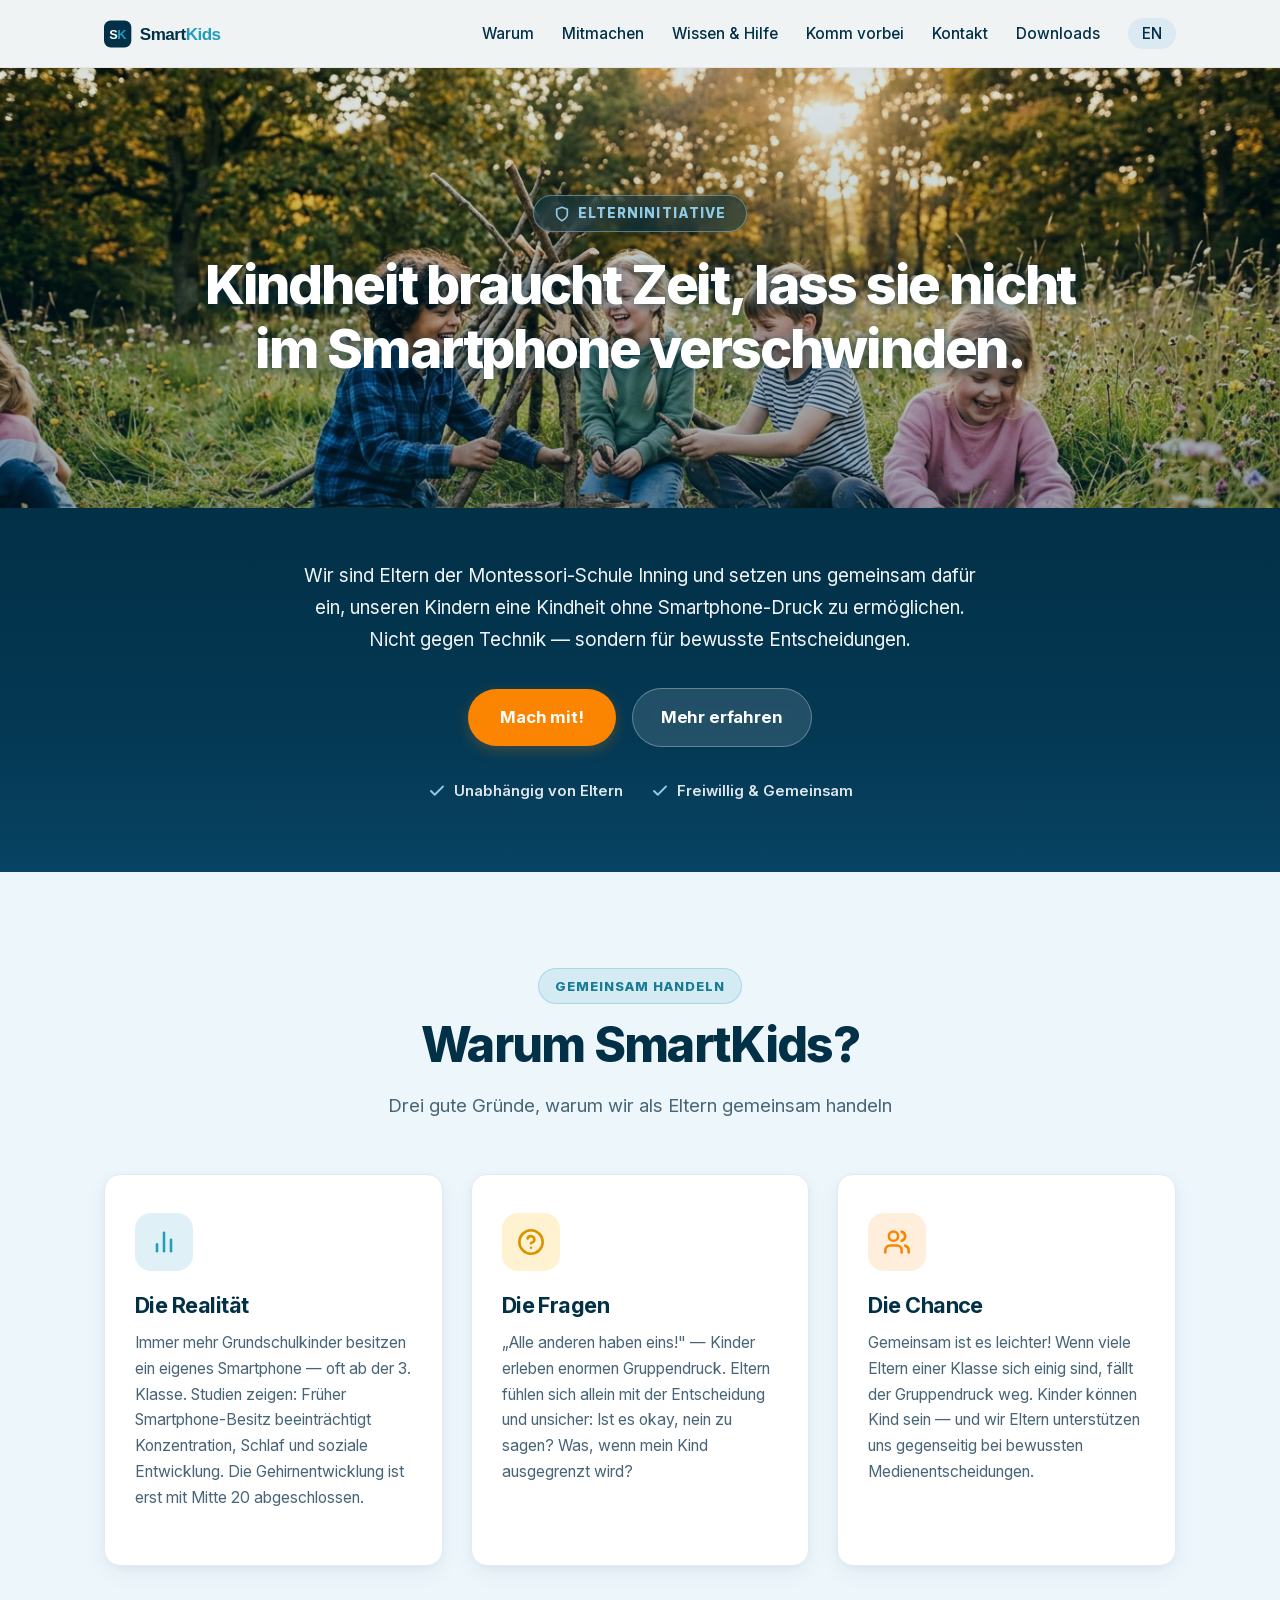
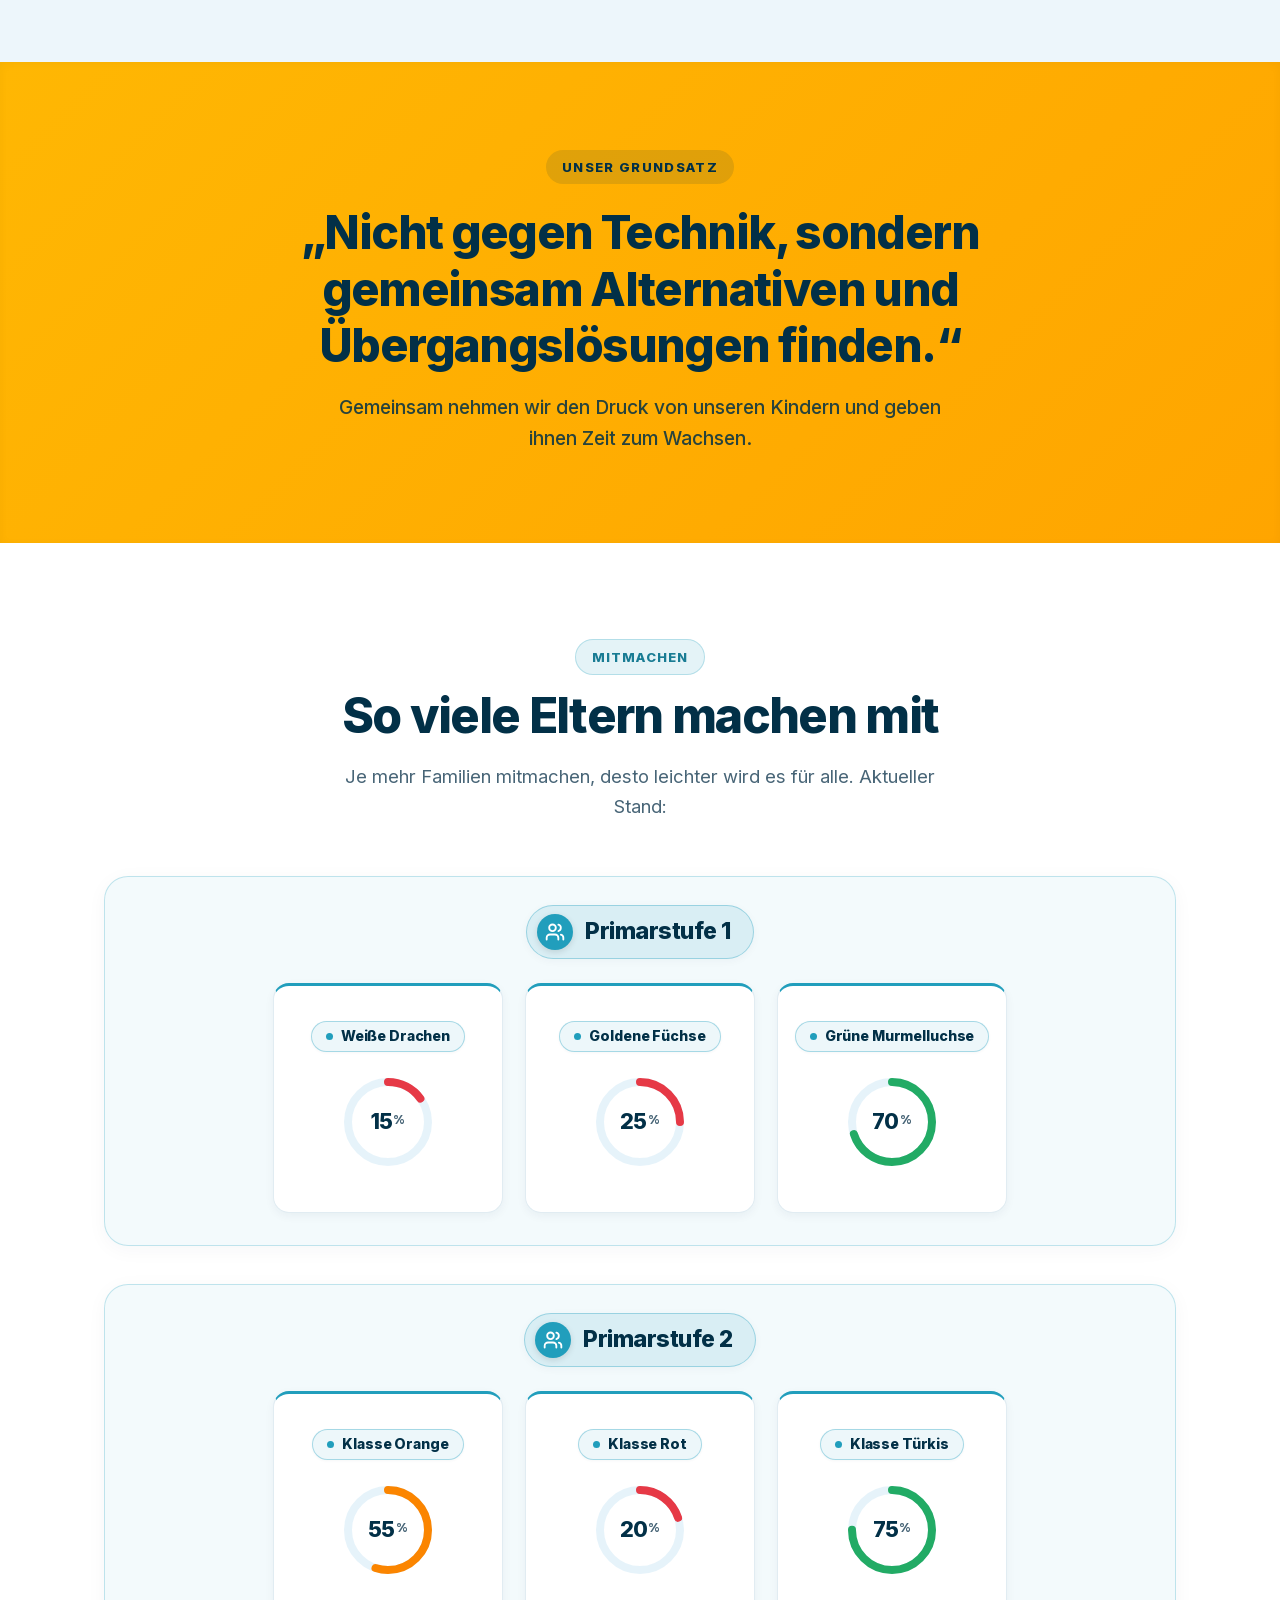
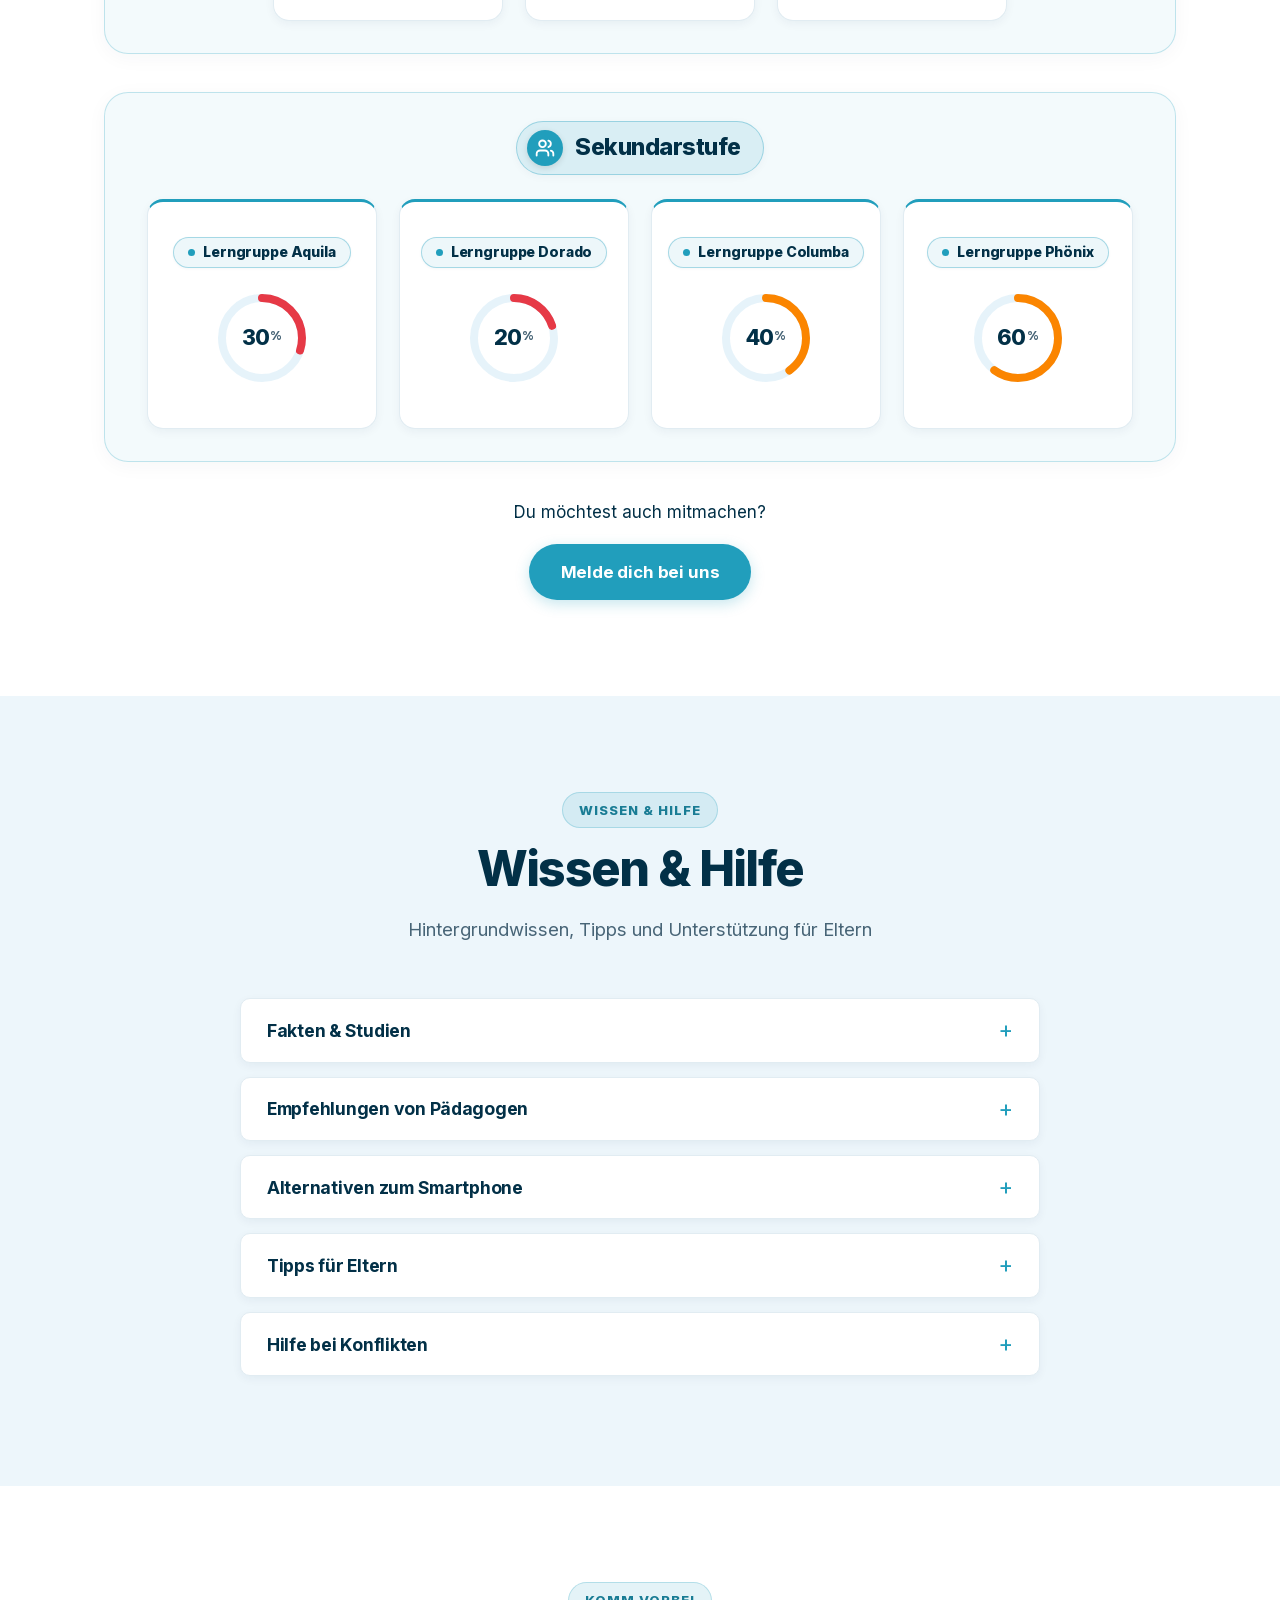
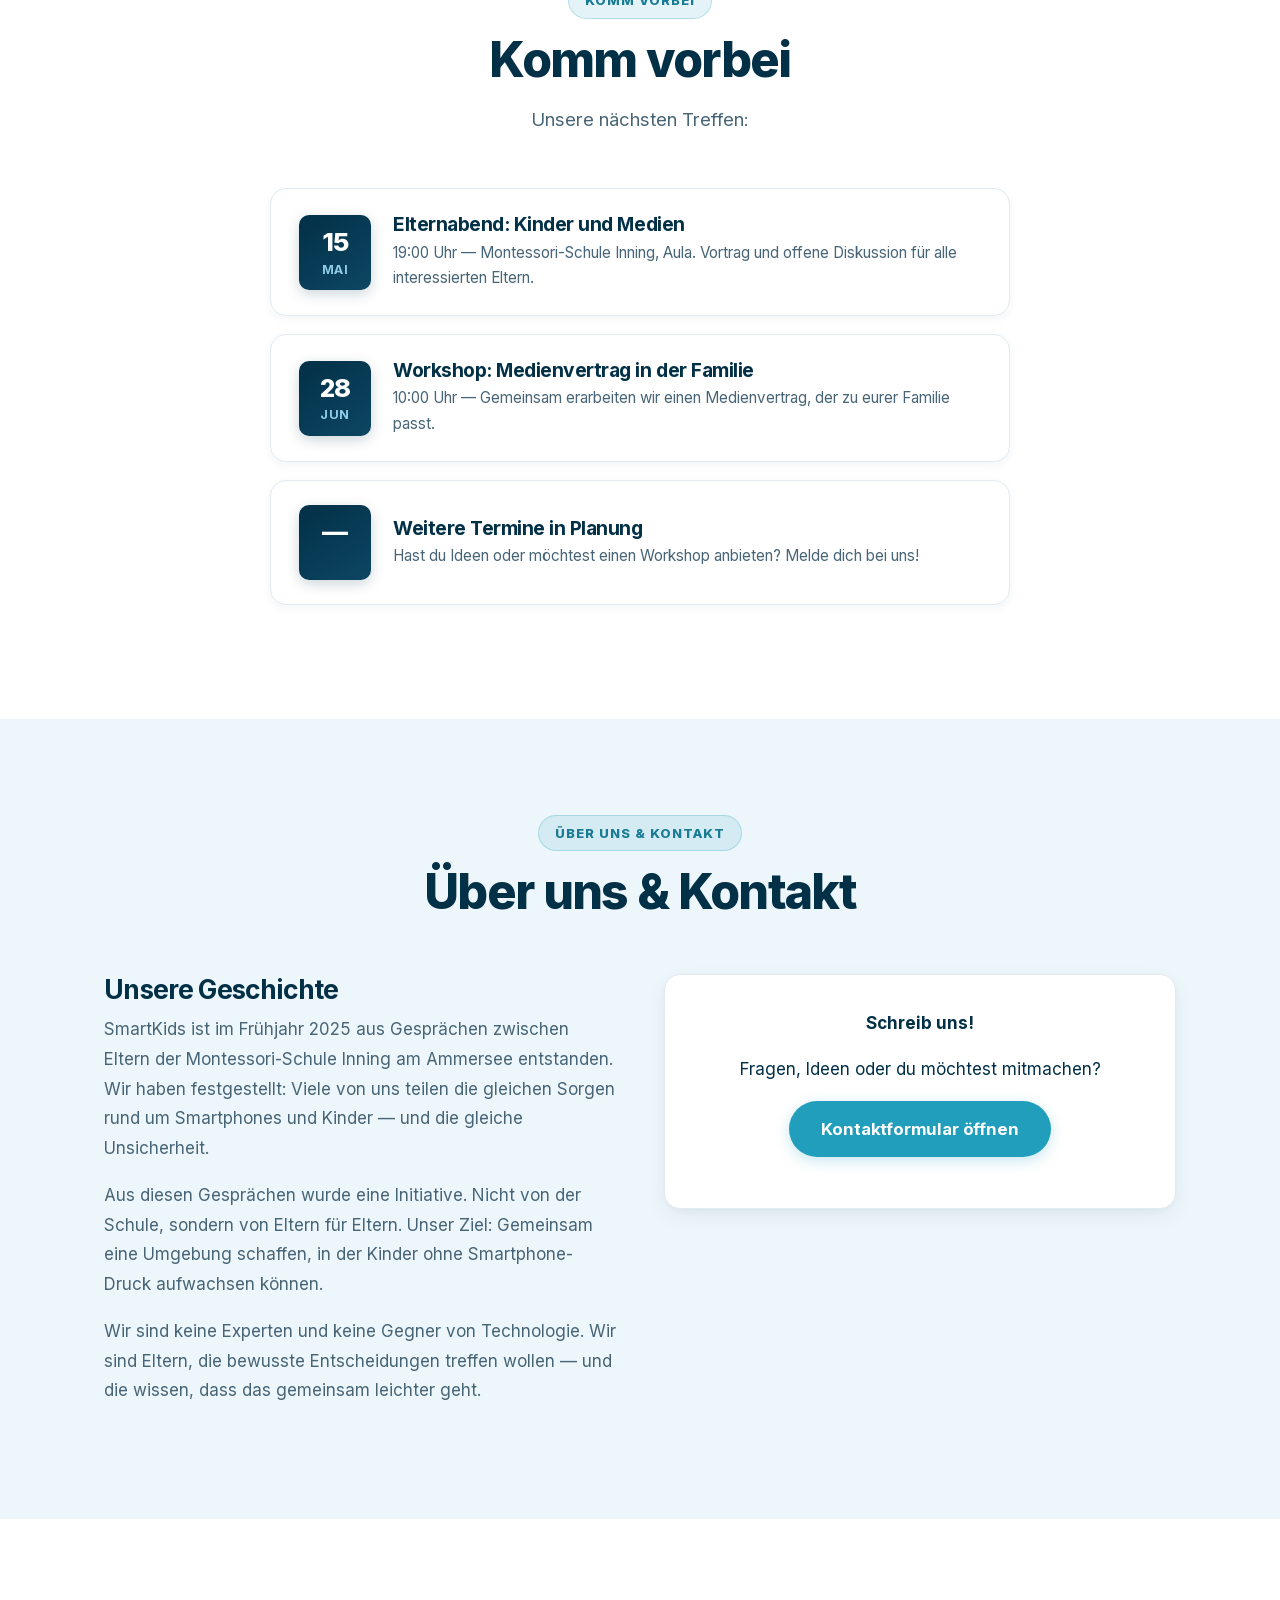
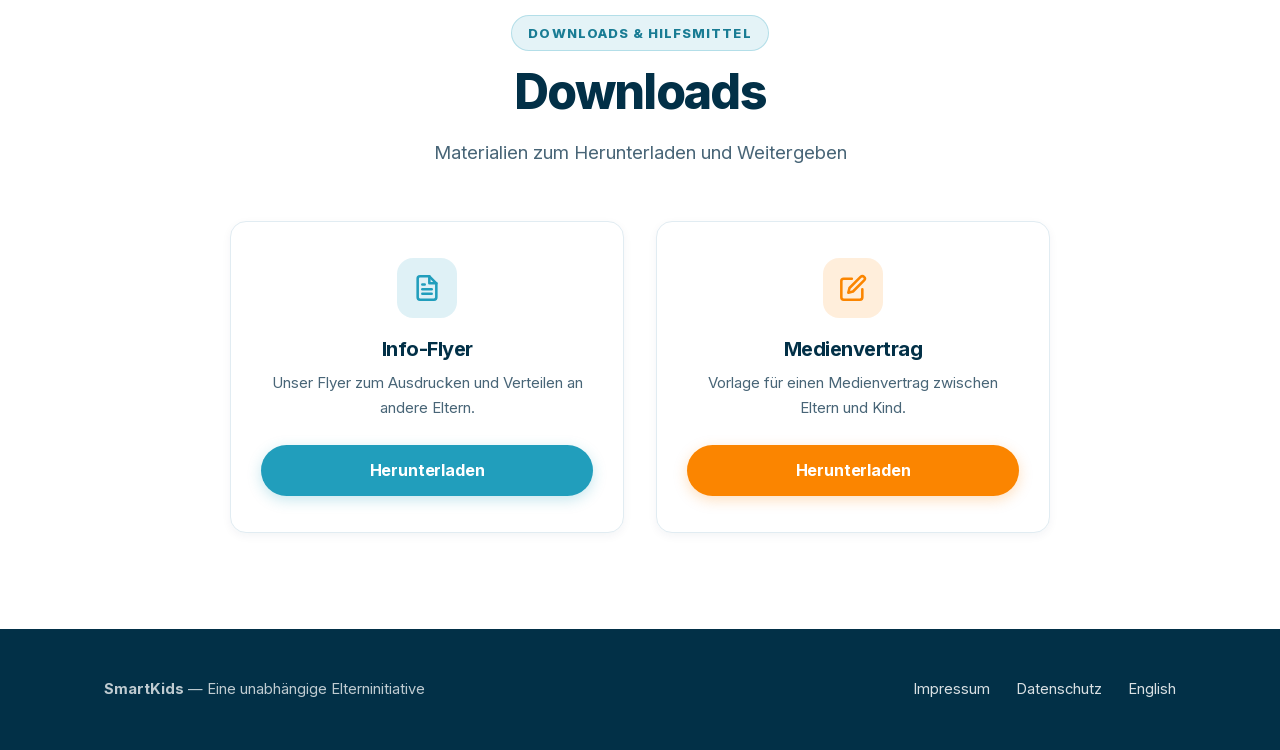
<file: index.html>
<!DOCTYPE html>
<html lang="de">
<head>
  <meta charset="UTF-8">
  <meta name="viewport" content="width=device-width, initial-scale=1.0">
  <title>SmartKids — Gemeinsam für eine smartphonefreie Kindheit</title>
  <meta name="description" content="SmartKids ist eine unabhängige Elterninitiative für einen bewussten Umgang mit Smartphones bei Kindern. Inning am Ammersee.">
  <meta property="og:title" content="SmartKids — Gemeinsam für eine smartphonefreie Kindheit">
  <meta property="og:description" content="Eine unabhängige Elterninitiative für bewusste Medienentscheidungen.">
  <meta property="og:image" content="https://smartkidsmontis.netlify.app/img/hero-smart.jpg">
  <meta property="og:url" content="https://smartkidsmontis.netlify.app/">
  <meta property="og:type" content="website">
  <meta property="og:locale" content="de_DE">
  <link rel="icon" href="img/favicon.svg" type="image/svg+xml">
  <link rel="preload" href="fonts/inter-v20-latin.woff2" as="font" type="font/woff2" crossorigin>
  <link rel="stylesheet" href="css/style.css">
  <link rel="preload" href="data/klassen.json" as="fetch" crossorigin>
  <script async src="https://tally.so/widgets/embed.js"></script>
</head>
<body>

  <!-- Navigation -->
  <nav class="navbar">
    <div class="container">
      <a href="index.html" class="nav-brand"><img src="img/logo.svg" alt="SmartKids"></a>
      <button class="nav-toggle" aria-label="Menü öffnen">
        <span></span><span></span><span></span>
      </button>
      <ul class="nav-links">
        <li><a href="#warum">Warum</a></li>
        <li><a href="#mitmachen">Mitmachen</a></li>
        <li><a href="#wissen">Wissen &amp; Hilfe</a></li>
        <li><a href="#termine">Komm vorbei</a></li>
        <li><a href="#kontakt">Kontakt</a></li>
        <li><a href="#downloads">Downloads</a></li>
        <li><a href="en.html" class="lang-switch">EN</a></li>
      </ul>
    </div>
  </nav>

  <!-- Hero (Edge-to-edge Banner with Overlay Heading & Content Below) -->
  <section class="hero">
    <div class="hero-banner">
      <img src="img/hero-smart.jpg" width="1376" height="768" alt="Kinder spielen glücklich und frei im Grünen — Kindheit braucht Zeit" class="hero-banner-img" fetchpriority="high">
      <div class="hero-banner-overlay"></div>
      <div class="container hero-banner-content">
        <div class="hero-kicker">
          <svg viewBox="0 0 24 24" width="16" height="16" fill="none" stroke="currentColor" stroke-width="2.5" stroke-linecap="round" stroke-linejoin="round" aria-hidden="true"><path d="M12 22s8-4 8-10V5l-8-3-8 3v7c0 6 8 10 8 10z"/></svg>
          Elterninitiative
        </div>
        <h1>Kindheit braucht Zeit, lass sie nicht im Smartphone verschwinden.</h1>
      </div>
    </div>

    <div class="hero-body">
      <div class="container">
        <div class="hero-bottom-content">
          <p class="subtitle">
            Wir sind Eltern der Montessori-Schule Inning und setzen uns gemeinsam dafür ein,
            unseren Kindern eine Kindheit ohne Smartphone-Druck zu ermöglichen.
            Nicht gegen Technik — sondern für bewusste Entscheidungen.
          </p>
          <div class="hero-actions">
            <a href="#mitmachen" class="btn btn-primary">Mach mit!</a>
            <a href="#warum" class="btn btn-secondary-light">Mehr erfahren</a>
          </div>
          <div class="hero-trust-badges">
            <div class="trust-badge">
              <svg viewBox="0 0 24 24" width="18" height="18" fill="none" stroke="currentColor" stroke-width="2.5" stroke-linecap="round" stroke-linejoin="round" aria-hidden="true"><polyline points="20 6 9 17 4 12"/></svg>
              <span>Unabhängig von Eltern</span>
            </div>
            <div class="trust-badge">
              <svg viewBox="0 0 24 24" width="18" height="18" fill="none" stroke="currentColor" stroke-width="2.5" stroke-linecap="round" stroke-linejoin="round" aria-hidden="true"><polyline points="20 6 9 17 4 12"/></svg>
              <span>Freiwillig &amp; Gemeinsam</span>
            </div>
          </div>
        </div>
      </div>
    </div>
  </section>

  <!-- Warum SmartKids -->
  <section id="warum" class="section-sky">
    <div class="container">
      <div class="section-header">
        <div class="eyebrow-badge">Gemeinsam handeln</div>
        <h2>Warum SmartKids?</h2>
        <p>Drei gute Gründe, warum wir als Eltern gemeinsam handeln</p>
      </div>
      <div class="cards">
        <div class="card">
          <div class="card-icon">
            <svg viewBox="0 0 24 24" aria-hidden="true"><line x1="18" y1="20" x2="18" y2="10"/><line x1="12" y1="20" x2="12" y2="4"/><line x1="6" y1="20" x2="6" y2="14"/></svg>
          </div>
          <h3>Die Realität</h3>
          <p>
            Immer mehr Grundschulkinder besitzen ein eigenes Smartphone — oft ab der 3. Klasse.
            Studien zeigen: Früher Smartphone-Besitz beeinträchtigt Konzentration, Schlaf und
            soziale Entwicklung. Die Gehirnentwicklung ist erst mit Mitte 20 abgeschlossen.
          </p>
        </div>
        <div class="card">
          <div class="card-icon">
            <svg viewBox="0 0 24 24" aria-hidden="true"><circle cx="12" cy="12" r="10"/><path d="M9.09 9a3 3 0 0 1 5.83 1c0 2-3 3-3 3"/><line x1="12" y1="17" x2="12.01" y2="17"/></svg>
          </div>
          <h3>Die Fragen</h3>
          <p>
            „Alle anderen haben eins!" — Kinder erleben enormen Gruppendruck.
            Eltern fühlen sich allein mit der Entscheidung und unsicher:
            Ist es okay, nein zu sagen? Was, wenn mein Kind ausgegrenzt wird?
          </p>
        </div>
        <div class="card">
          <div class="card-icon">
            <svg viewBox="0 0 24 24" aria-hidden="true"><path d="M16 21v-2a4 4 0 0 0-4-4H6a4 4 0 0 0-4 4v2"/><circle cx="9" cy="7" r="4"/><path d="M22 21v-2a4 4 0 0 0-3-3.87"/><path d="M16 3.13a4 4 0 0 1 0 7.75"/></svg>
          </div>
          <h3>Die Chance</h3>
          <p>
            Gemeinsam ist es leichter! Wenn viele Eltern einer Klasse sich einig sind,
            fällt der Gruppendruck weg. Kinder können Kind sein — und wir Eltern
            unterstützen uns gegenseitig bei bewussten Medienentscheidungen.
          </p>
        </div>
      </div>
    </div>
  </section>

  <!-- Statement Banner -->
  <section class="statement-banner">
    <div class="container">
      <div class="statement-content">
        <span class="statement-kicker">Unser Grundsatz</span>
        <blockquote>„Nicht gegen Technik, sondern gemeinsam Alternativen und Übergangslösungen finden.“</blockquote>
        <p class="statement-sub">Gemeinsam nehmen wir den Druck von unseren Kindern und geben ihnen Zeit zum Wachsen.</p>
      </div>
    </div>
  </section>

  <!-- Mitmachen -->
  <section id="mitmachen" class="section-white">
    <div class="container">
      <div class="section-header">
        <div class="eyebrow-badge">Mitmachen</div>
        <h2>So viele Eltern machen mit</h2>
        <p>Je mehr Familien mitmachen, desto leichter wird es für alle. Aktueller Stand:</p>
      </div>
      <div id="tracker-container"></div>
      <div class="tracker-cta">
        <p>Du möchtest auch mitmachen?</p>
        <a href="#tally-open=eq2M1Q&tally-layout=modal&tally-width=700" class="btn btn-secondary">Melde dich bei uns</a>
      </div>
    </div>
  </section>

  <!-- Wissen & Hilfe -->
  <section id="wissen" class="section-sky">
    <div class="container">
      <div class="section-header">
        <div class="eyebrow-badge">Wissen &amp; Hilfe</div>
        <h2>Wissen &amp; Hilfe</h2>
        <p>Hintergrundwissen, Tipps und Unterstützung für Eltern</p>
      </div>
      <div class="accordion">
        <!-- Fakten & Studien -->
        <div class="accordion-item">
          <button class="accordion-header">Fakten &amp; Studien</button>
          <div class="accordion-body">
            <div class="accordion-body-inner">
              <p>Wissenschaftliche Erkenntnisse zur Smartphone-Nutzung bei Kindern:</p>
              <ul>
                <li>Die WHO empfiehlt, Bildschirmzeit für Kinder unter 5 stark zu begrenzen.</li>
                <li>Studien zeigen Zusammenhänge zwischen früher Smartphone-Nutzung und Konzentrationsproblemen, Schlafstörungen und Ängsten.</li>
                <li>Das Gehirn entwickelt sich bis ins junge Erwachsenenalter — der präfrontale Kortex (Impulskontrolle) reift erst mit ca. 25 Jahren.</li>
                <li>Die BLIKK-Studie (2017) belegt: Übermäßige Mediennutzung führt bei Kindern zu Entwicklungsauffälligkeiten.</li>
              </ul>
            </div>
          </div>
        </div>
        <!-- Empfehlungen von Pädagogen -->
        <div class="accordion-item">
          <button class="accordion-header">Empfehlungen von Pädagogen</button>
          <div class="accordion-body">
            <div class="accordion-body-inner">
              <p>Experten und Pädagogen raten:</p>
              <ul>
                <li>Kein eigenes Smartphone vor der weiterführenden Schule (viele empfehlen: nicht vor 14).</li>
                <li>Gemeinsame Medienregeln in der Familie aufstellen.</li>
                <li>Medienkompetenz vermitteln, bevor ein eigenes Gerät kommt.</li>
                <li>Offene Gespräche über Online-Risiken führen — ohne Angstmache.</li>
              </ul>
            </div>
          </div>
        </div>
        <!-- Alternativen -->
        <div class="accordion-item">
          <button class="accordion-header">Alternativen zum Smartphone</button>
          <div class="accordion-body">
            <div class="accordion-body-inner">
              <p>Es gibt gute Alternativen, wenn Erreichbarkeit wichtig ist:</p>
              <ul>
                <li><strong>Kinderhandy:</strong> Einfache Telefone ohne Internet (z.B. Nokia 3310, Emporia).</li>
                <li><strong>Smartwatch für Kinder:</strong> GPS-Ortung und Anruffunktion ohne Social Media (z.B. Xplora, Anio).</li>
                <li><strong>Familiengeräte:</strong> Ein gemeinsames Tablet zu Hause, das Eltern verwalten.</li>
                <li><strong>Prepaid ohne Daten:</strong> SIM-Karte nur zum Telefonieren und SMS schreiben.</li>
              </ul>
            </div>
          </div>
        </div>
        <!-- Tipps für Eltern -->
        <div class="accordion-item">
          <button class="accordion-header">Tipps für Eltern</button>
          <div class="accordion-body">
            <div class="accordion-body-inner">
              <ul>
                <li>Sprich mit anderen Eltern der Klasse — gemeinsam fällt es leichter.</li>
                <li>Erkläre deinem Kind, warum du wartest — nicht als Verbot, sondern als Fürsorge.</li>
                <li>Sei selbst ein Vorbild beim Smartphone-Umgang.</li>
                <li>Schaffe Alternativen: Verabredungen, Hobbys, gemeinsame Zeit.</li>
                <li>Vereinbare einen „Medienvertrag" mit klaren Regeln, wenn es soweit ist.</li>
              </ul>
            </div>
          </div>
        </div>
        <!-- Hilfe bei Konflikten -->
        <div class="accordion-item">
          <button class="accordion-header">Hilfe bei Konflikten</button>
          <div class="accordion-body">
            <div class="accordion-body-inner">
              <p>Wenn es schwierig wird:</p>
              <ul>
                <li>Dein Kind fühlt sich ausgeschlossen? Sprich mit den Eltern der Freunde.</li>
                <li>Gruppenchats werden zum Problem? Informiere die Klassenleitung.</li>
                <li>Cybermobbing? Wende dich an die Schulsozialarbeit oder an <a href="https://www.nummergegenkummer.de" target="_blank" rel="noopener">Nummer gegen Kummer</a>.</li>
                <li>Du brauchst Gesprächspartner? Schreib uns — wir helfen gern weiter.</li>
              </ul>
            </div>
          </div>
        </div>
      </div>
    </div>
  </section>

  <!-- Komm vorbei -->
  <section id="termine" class="section-white">
    <div class="container">
      <div class="section-header">
        <div class="eyebrow-badge">Komm vorbei</div>
        <h2>Komm vorbei</h2>
        <p>Unsere nächsten Treffen:</p>
      </div>
      <div class="events-list">
        <div class="event-card">
          <div class="event-date">
            <span class="day">15</span>
            <span class="month">Mai</span>
          </div>
          <div class="event-info">
            <h3>Elternabend: Kinder und Medien</h3>
            <p>19:00 Uhr — Montessori-Schule Inning, Aula. Vortrag und offene Diskussion für alle interessierten Eltern.</p>
          </div>
        </div>
        <div class="event-card">
          <div class="event-date">
            <span class="day">28</span>
            <span class="month">Jun</span>
          </div>
          <div class="event-info">
            <h3>Workshop: Medienvertrag in der Familie</h3>
            <p>10:00 Uhr — Gemeinsam erarbeiten wir einen Medienvertrag, der zu eurer Familie passt.</p>
          </div>
        </div>
        <div class="event-card">
          <div class="event-date">
            <span class="day">—</span>
            <span class="month">&nbsp;</span>
          </div>
          <div class="event-info">
            <h3>Weitere Termine in Planung</h3>
            <p>Hast du Ideen oder möchtest einen Workshop anbieten? Melde dich bei uns!</p>
          </div>
        </div>
      </div>
    </div>
  </section>

  <!-- Über uns / Kontakt -->
  <section id="kontakt" class="section-sky">
    <div class="container">
      <div class="section-header">
        <div class="eyebrow-badge">Über uns &amp; Kontakt</div>
        <h2>Über uns &amp; Kontakt</h2>
      </div>
      <div class="about-grid">
        <div class="about-text">
          <h3>Unsere Geschichte</h3>
          <p>
            SmartKids ist im Frühjahr 2025 aus Gesprächen zwischen Eltern
            der Montessori-Schule Inning am Ammersee entstanden.
            Wir haben festgestellt: Viele von uns teilen die gleichen Sorgen
            rund um Smartphones und Kinder — und die gleiche Unsicherheit.
          </p>
          <p>
            Aus diesen Gesprächen wurde eine Initiative. Nicht von der Schule,
            sondern von Eltern für Eltern. Unser Ziel: Gemeinsam eine Umgebung schaffen,
            in der Kinder ohne Smartphone-Druck aufwachsen können.
          </p>
          <p>
            Wir sind keine Experten und keine Gegner von Technologie.
            Wir sind Eltern, die bewusste Entscheidungen treffen wollen —
            und die wissen, dass das gemeinsam leichter geht.
          </p>
        </div>
        <div class="tally-embed">
          <p><strong>Schreib uns!</strong></p>
          <p>Fragen, Ideen oder du möchtest mitmachen?</p>
          <p style="margin-top:16px">
            <a href="#tally-open=eq2M1Q&tally-layout=modal&tally-width=700" class="btn btn-secondary">Kontaktformular öffnen</a>
          </p>
        </div>
      </div>
    </div>
  </section>

  <!-- Downloads -->
  <section id="downloads" class="section-white">
    <div class="container">
      <div class="section-header">
        <div class="eyebrow-badge">Downloads &amp; Hilfsmittel</div>
        <h2>Downloads</h2>
        <p>Materialien zum Herunterladen und Weitergeben</p>
      </div>
      <div class="downloads-grid">
        <div class="download-card">
          <div class="download-icon">
            <svg viewBox="0 0 24 24" aria-hidden="true"><path d="M14 2H6a2 2 0 0 0-2 2v16a2 2 0 0 0 2 2h12a2 2 0 0 0 2-2V8z"/><polyline points="14 2 14 8 20 8"/><line x1="16" y1="13" x2="8" y2="13"/><line x1="16" y1="17" x2="8" y2="17"/><polyline points="10 9 9 9 8 9"/></svg>
          </div>
          <h3>Info-Flyer</h3>
          <p>Unser Flyer zum Ausdrucken und Verteilen an andere Eltern.</p>
          <a href="downloads/flyer-smartkidsmontis.pdf" class="btn btn-primary">Herunterladen</a>
        </div>
        <div class="download-card">
          <div class="download-icon">
            <svg viewBox="0 0 24 24" aria-hidden="true"><path d="M11 4H4a2 2 0 0 0-2 2v14a2 2 0 0 0 2 2h14a2 2 0 0 0 2-2v-7"/><path d="M18.5 2.5a2.121 2.121 0 0 1 3 3L12 15l-4 1 1-4 9.5-9.5z"/></svg>
          </div>
          <h3>Medienvertrag</h3>
          <p>Vorlage für einen Medienvertrag zwischen Eltern und Kind.</p>
          <a href="downloads/medienvertrag-vorlage.pdf" class="btn btn-primary">Herunterladen</a>
        </div>
      </div>
    </div>
  </section>

  <!-- Footer -->
  <footer class="footer">
    <div class="container">
      <div class="footer-inner">
        <div>
          <strong>SmartKids</strong> — Eine unabhängige Elterninitiative
        </div>
        <ul class="footer-links">
          <li><a href="impressum.html">Impressum</a></li>
          <li><a href="datenschutz.html">Datenschutz</a></li>
          <li><a href="en.html">English</a></li>
        </ul>
      </div>
    </div>
  </footer>

  <button class="back-to-top" aria-label="Nach oben scrollen">
    <svg viewBox="0 0 24 24" fill="none" stroke="currentColor" stroke-width="2"><path d="M17 14l-5-5-5 5"/></svg>
  </button>

  <script src="js/main.js"></script>

</body>
</html>
</file>
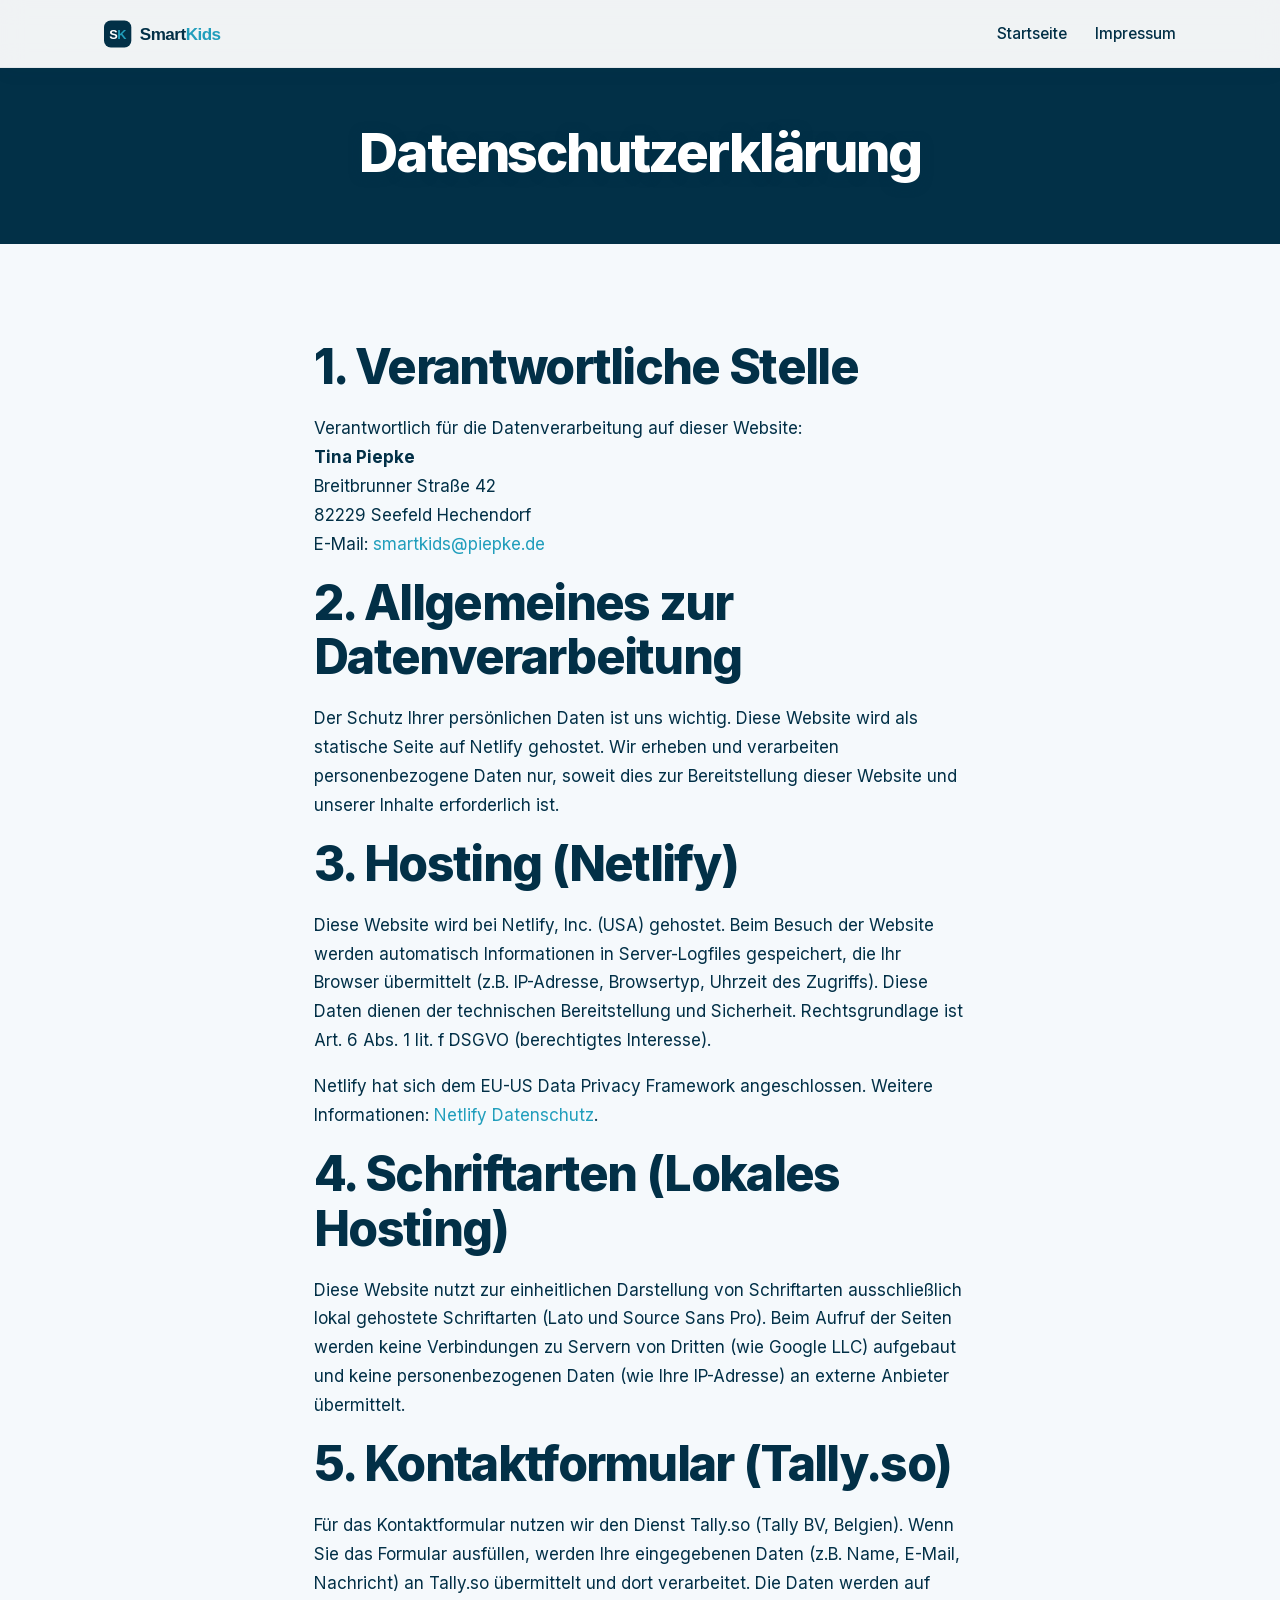
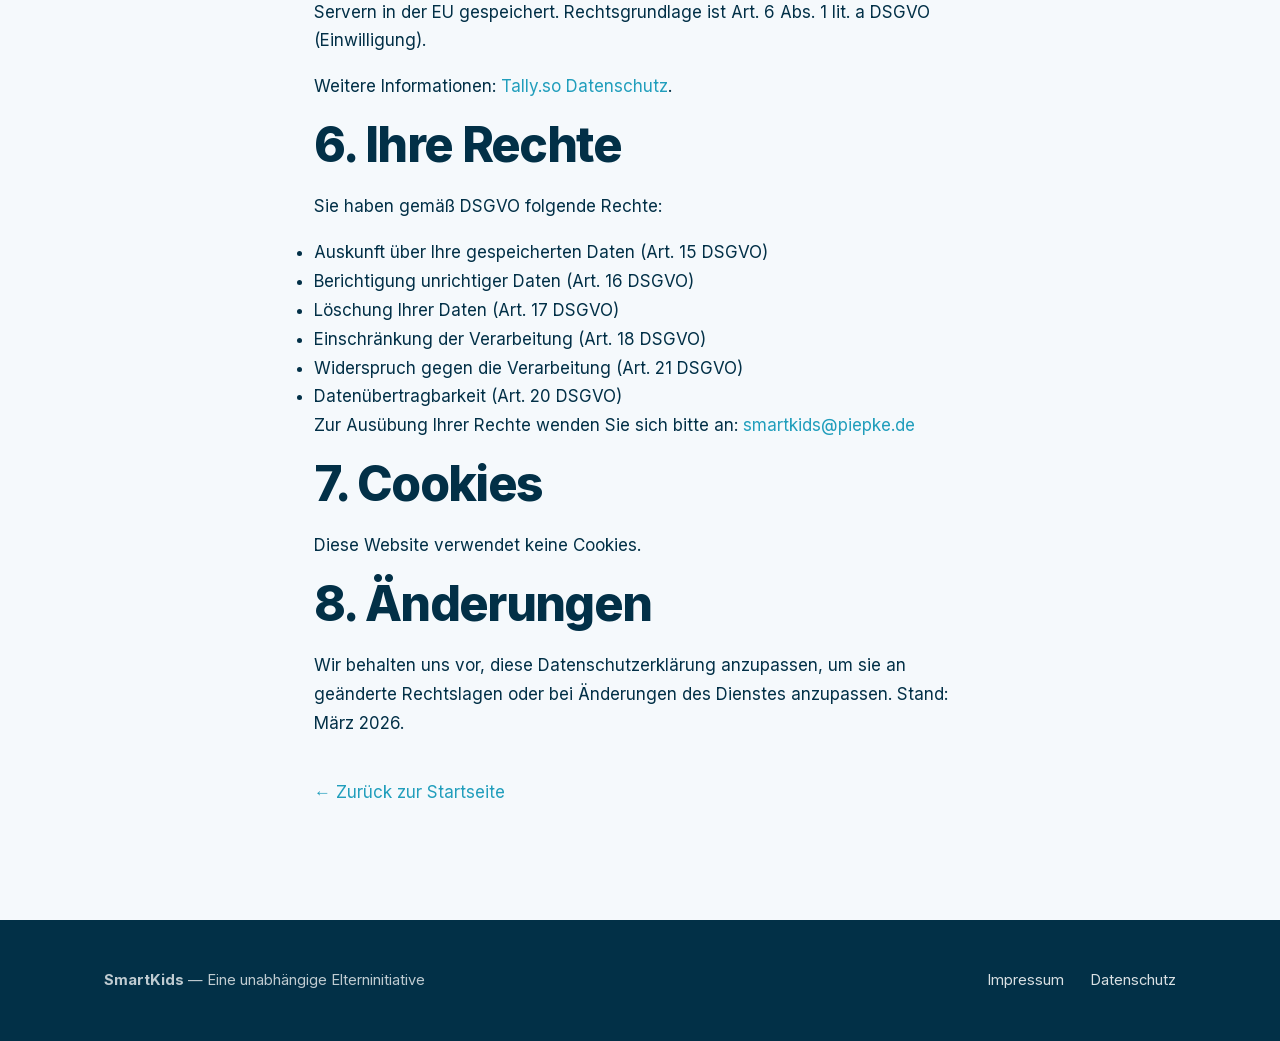
<file: datenschutz.html>
<!DOCTYPE html>
<html lang="de">
<head>
  <meta charset="UTF-8">
  <meta name="viewport" content="width=device-width, initial-scale=1.0">
  <title>Datenschutzerklärung — SmartKids</title>
  <link rel="icon" href="img/favicon.svg" type="image/svg+xml">
  <link rel="stylesheet" href="css/style.css">
</head>
<body>

  <nav class="navbar">
    <div class="container">
      <a href="index.html" class="nav-brand"><img src="img/logo.svg" alt="SmartKids"></a>
      <button class="nav-toggle" aria-label="Menü öffnen">
        <span></span><span></span><span></span>
      </button>
      <ul class="nav-links">
        <li><a href="index.html">Startseite</a></li>
        <li><a href="impressum.html">Impressum</a></li>
      </ul>
    </div>
  </nav>

  <section class="hero" style="padding: 120px 0 60px;">
    <div class="container">
      <h1>Datenschutzerklärung</h1>
    </div>
  </section>

  <section>
    <div class="container" style="max-width: 700px;">

      <h2>1. Verantwortliche Stelle</h2>
      <p>
        Verantwortlich für die Datenverarbeitung auf dieser Website:<br>
        <strong>Tina Piepke</strong><br>
        Breitbrunner Straße 42<br>
        82229 Seefeld Hechendorf<br>
        E-Mail: <a href="mailto:smartkids@piepke.de">smartkids@piepke.de</a>
      </p>

      <h2>2. Allgemeines zur Datenverarbeitung</h2>
      <p>
        Der Schutz Ihrer persönlichen Daten ist uns wichtig.
        Diese Website wird als statische Seite auf Netlify gehostet.
        Wir erheben und verarbeiten personenbezogene Daten nur, soweit dies
        zur Bereitstellung dieser Website und unserer Inhalte erforderlich ist.
      </p>

      <h2>3. Hosting (Netlify)</h2>
      <p>
        Diese Website wird bei Netlify, Inc. (USA) gehostet.
        Beim Besuch der Website werden automatisch Informationen in
        Server-Logfiles gespeichert, die Ihr Browser übermittelt
        (z.B. IP-Adresse, Browsertyp, Uhrzeit des Zugriffs).
        Diese Daten dienen der technischen Bereitstellung und Sicherheit.
        Rechtsgrundlage ist Art. 6 Abs. 1 lit. f DSGVO (berechtigtes Interesse).
      </p>
      <p>
        Netlify hat sich dem EU-US Data Privacy Framework angeschlossen.
        Weitere Informationen:
        <a href="https://www.netlify.com/privacy/" target="_blank" rel="noopener">Netlify Datenschutz</a>.
      </p>

      <h2>4. Schriftarten (Lokales Hosting)</h2>
      <p>
        Diese Website nutzt zur einheitlichen Darstellung von Schriftarten ausschließlich lokal gehostete Schriftarten (Lato und Source Sans Pro).
        Beim Aufruf der Seiten werden keine Verbindungen zu Servern von Dritten (wie Google LLC) aufgebaut und keine personenbezogenen Daten (wie Ihre IP-Adresse) an externe Anbieter übermittelt.
      </p>

      <h2>5. Kontaktformular (Tally.so)</h2>
      <p>
        Für das Kontaktformular nutzen wir den Dienst Tally.so (Tally BV, Belgien).
        Wenn Sie das Formular ausfüllen, werden Ihre eingegebenen Daten
        (z.B. Name, E-Mail, Nachricht) an Tally.so übermittelt und dort verarbeitet.
        Die Daten werden auf Servern in der EU gespeichert.
        Rechtsgrundlage ist Art. 6 Abs. 1 lit. a DSGVO (Einwilligung).
      </p>
      <p>
        Weitere Informationen:
        <a href="https://tally.so/help/privacy-policy" target="_blank" rel="noopener">Tally.so Datenschutz</a>.
      </p>

      <h2>6. Ihre Rechte</h2>
      <p>Sie haben gemäß DSGVO folgende Rechte:</p>
      <ul>
        <li>Auskunft über Ihre gespeicherten Daten (Art. 15 DSGVO)</li>
        <li>Berichtigung unrichtiger Daten (Art. 16 DSGVO)</li>
        <li>Löschung Ihrer Daten (Art. 17 DSGVO)</li>
        <li>Einschränkung der Verarbeitung (Art. 18 DSGVO)</li>
        <li>Widerspruch gegen die Verarbeitung (Art. 21 DSGVO)</li>
        <li>Datenübertragbarkeit (Art. 20 DSGVO)</li>
      </ul>
      <p>
        Zur Ausübung Ihrer Rechte wenden Sie sich bitte an:
        <a href="mailto:smartkids@piepke.de">smartkids@piepke.de</a>
      </p>

      <h2>7. Cookies</h2>
      <p>
        Diese Website verwendet keine Cookies.
      </p>

      <h2>8. Änderungen</h2>
      <p>
        Wir behalten uns vor, diese Datenschutzerklärung anzupassen,
        um sie an geänderte Rechtslagen oder bei Änderungen des Dienstes
        anzupassen. Stand: März 2026.
      </p>

      <p style="margin-top: 40px;"><a href="index.html">&larr; Zurück zur Startseite</a></p>
    </div>
  </section>

  <footer class="footer">
    <div class="container">
      <div class="footer-inner">
        <div>
          <strong>SmartKids</strong> — Eine unabhängige Elterninitiative
        </div>
        <ul class="footer-links">
          <li><a href="impressum.html">Impressum</a></li>
          <li><a href="datenschutz.html">Datenschutz</a></li>
        </ul>
      </div>
    </div>
  </footer>

  <script src="js/main.js"></script>

</body>
</html>
</file>
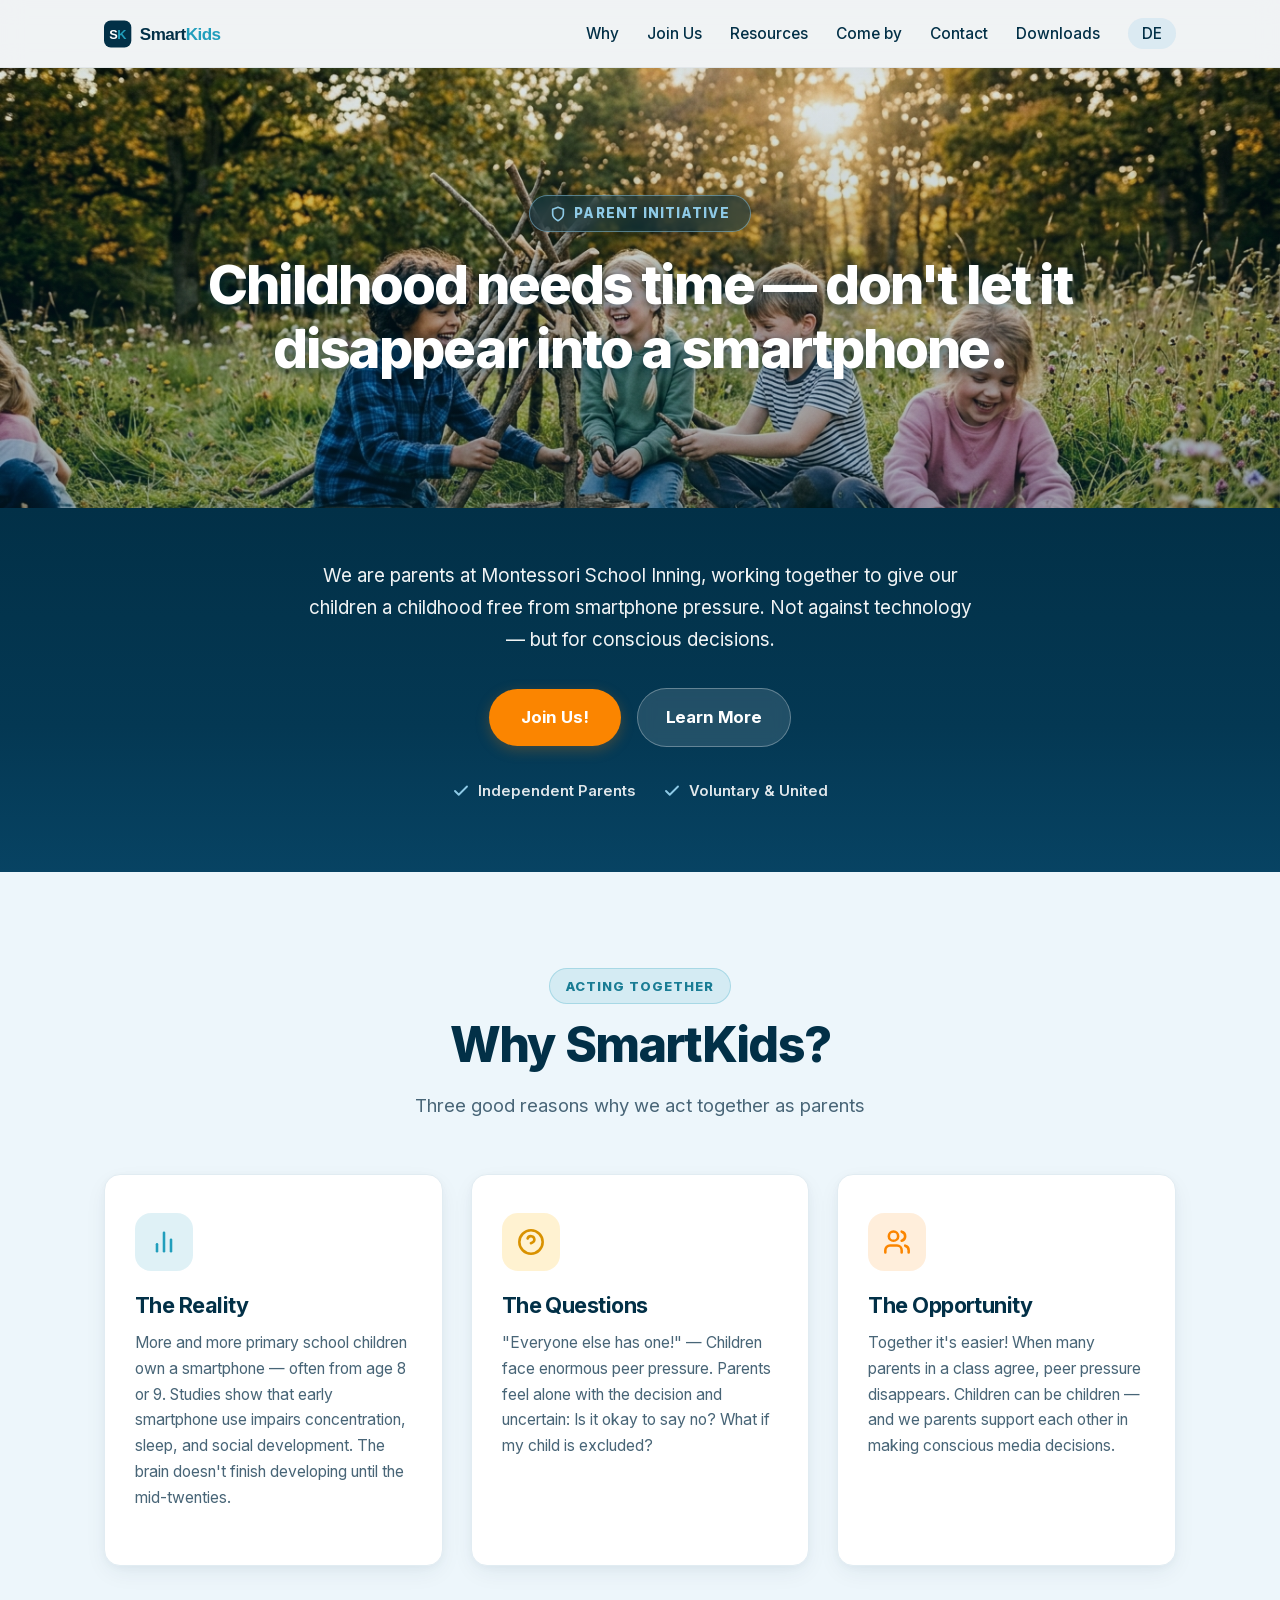
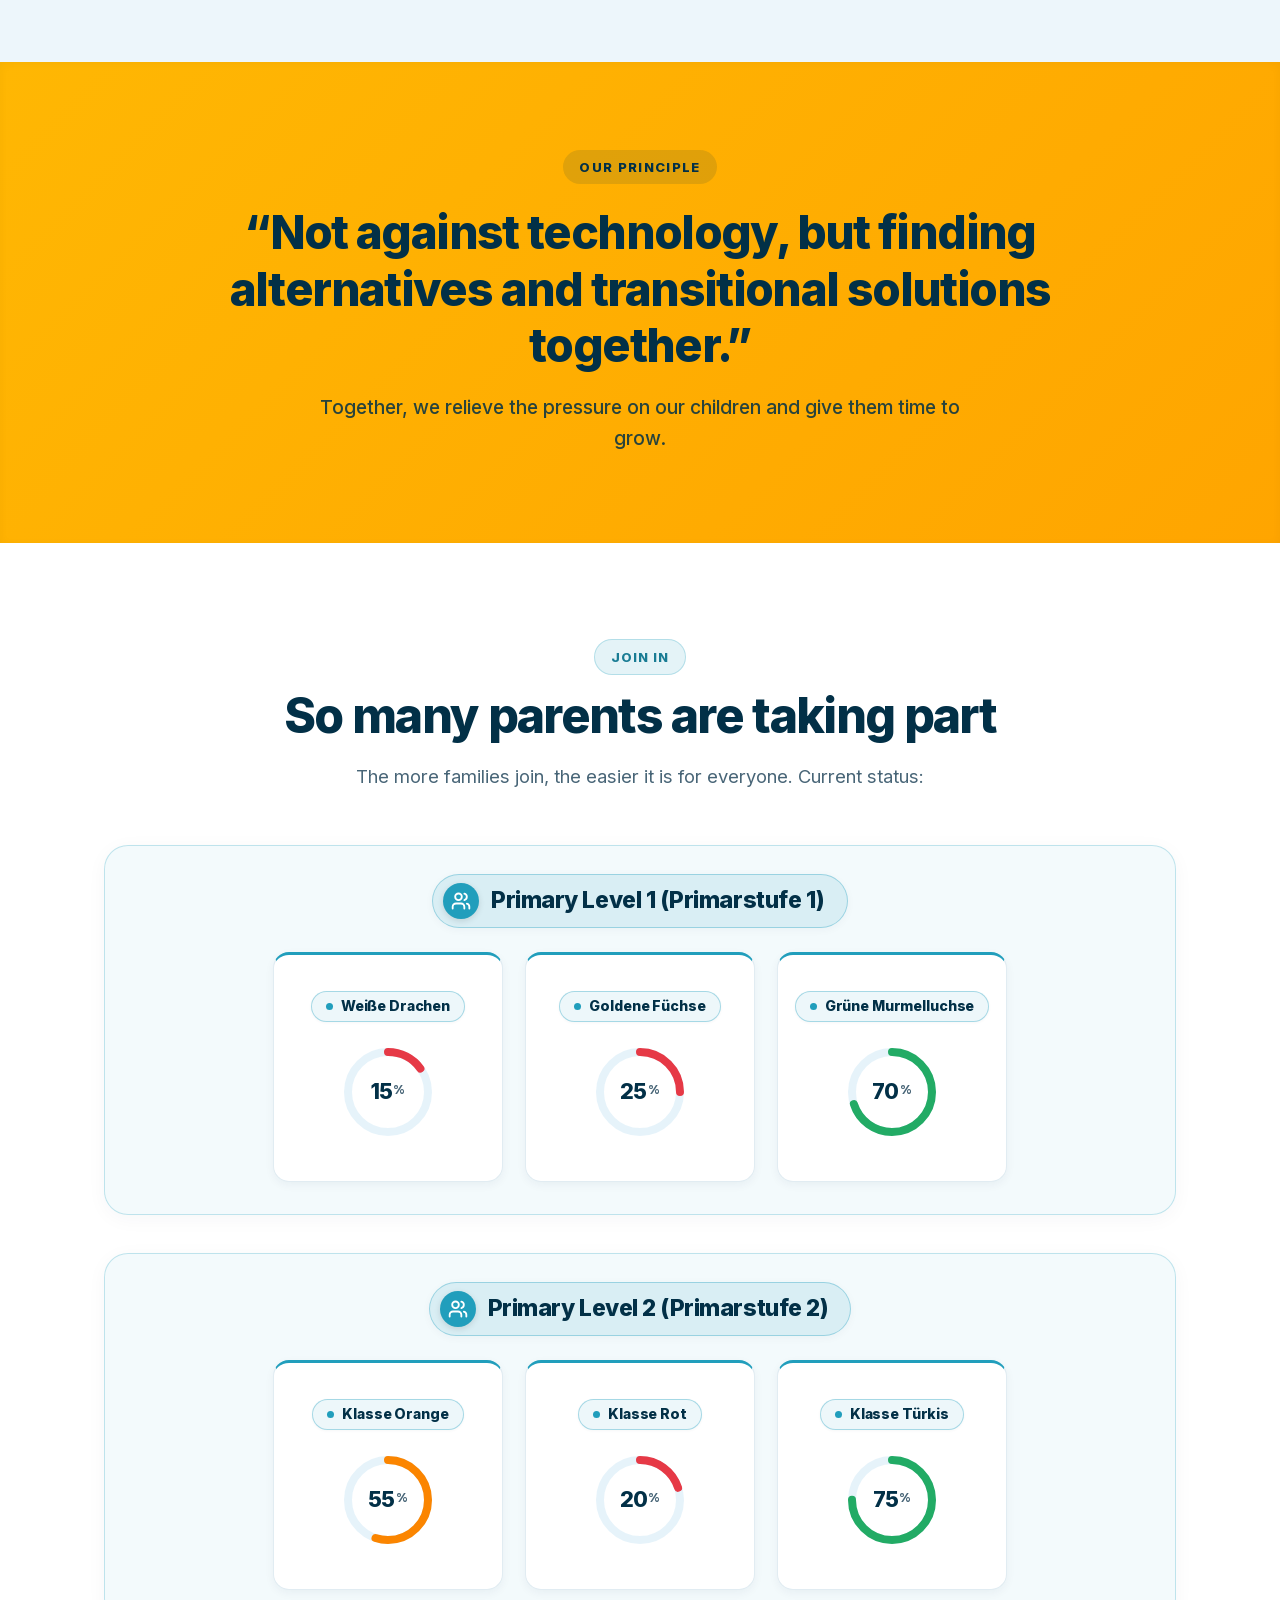
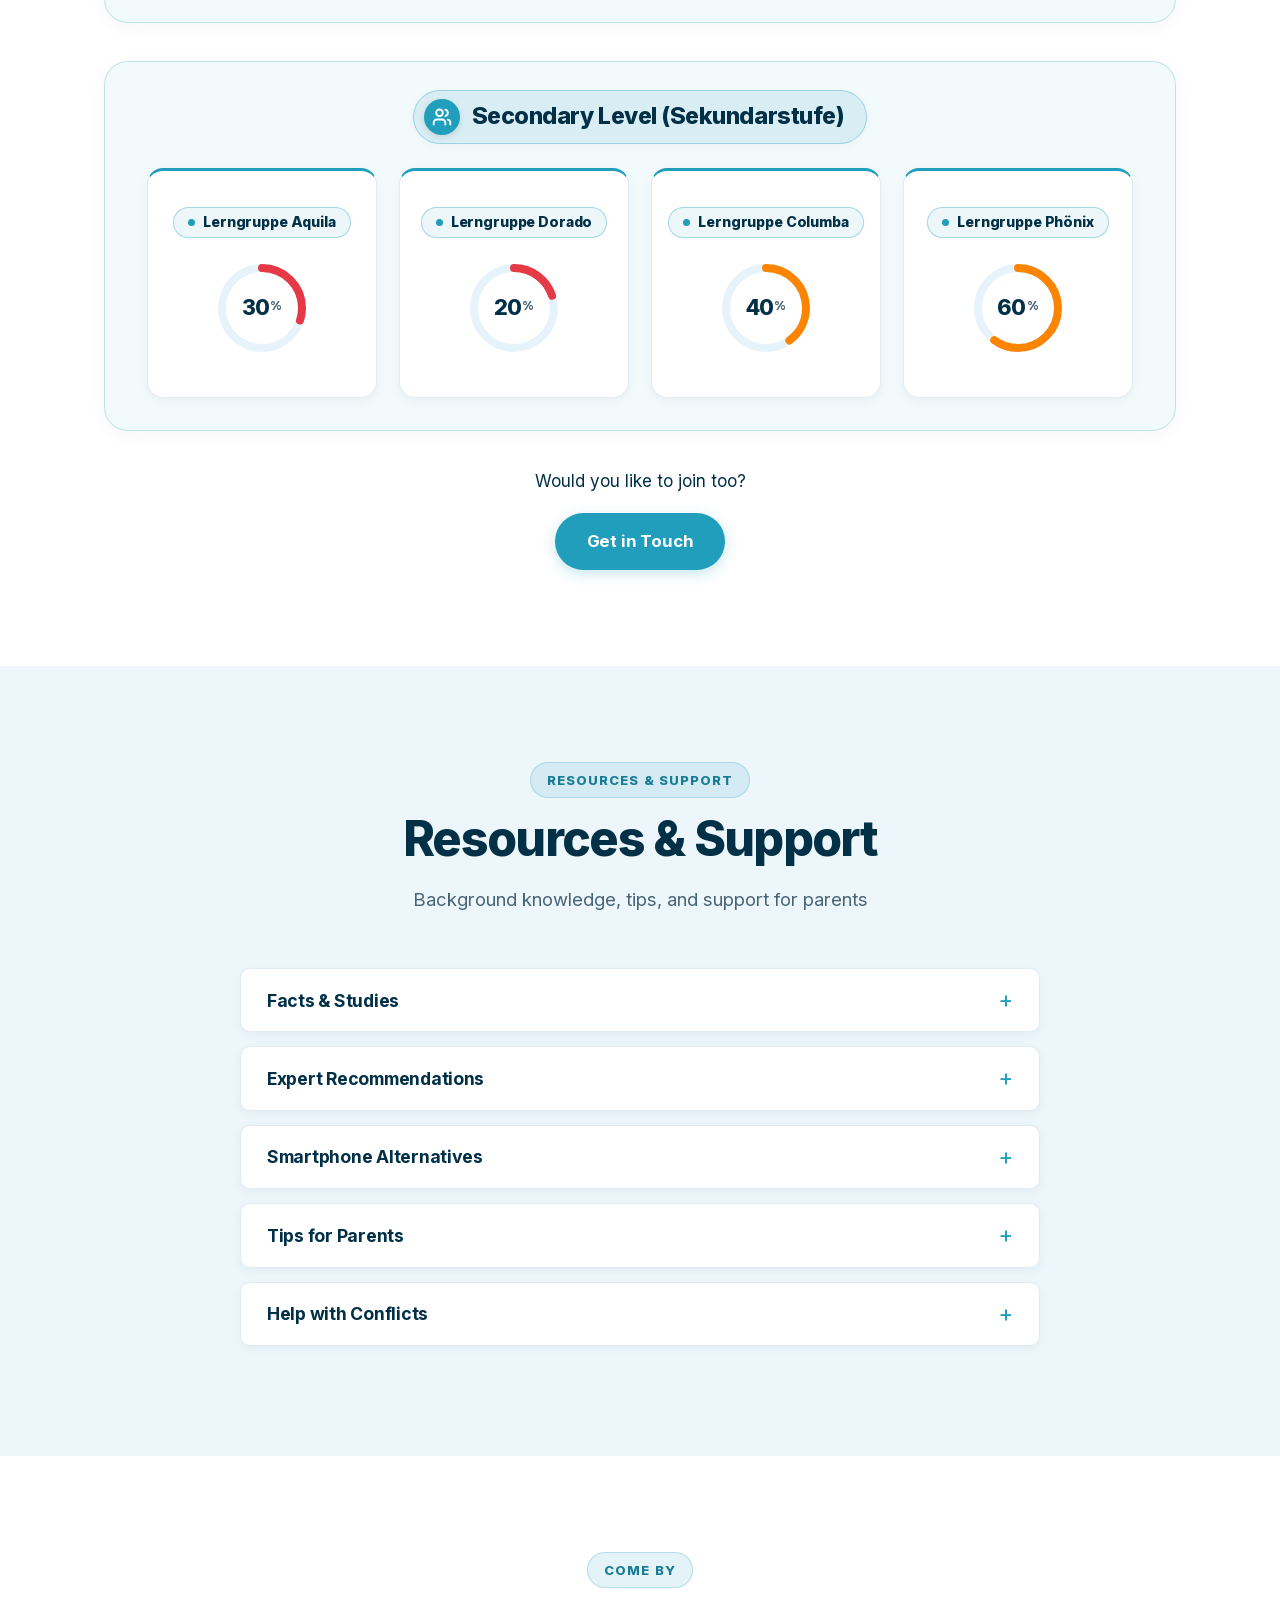
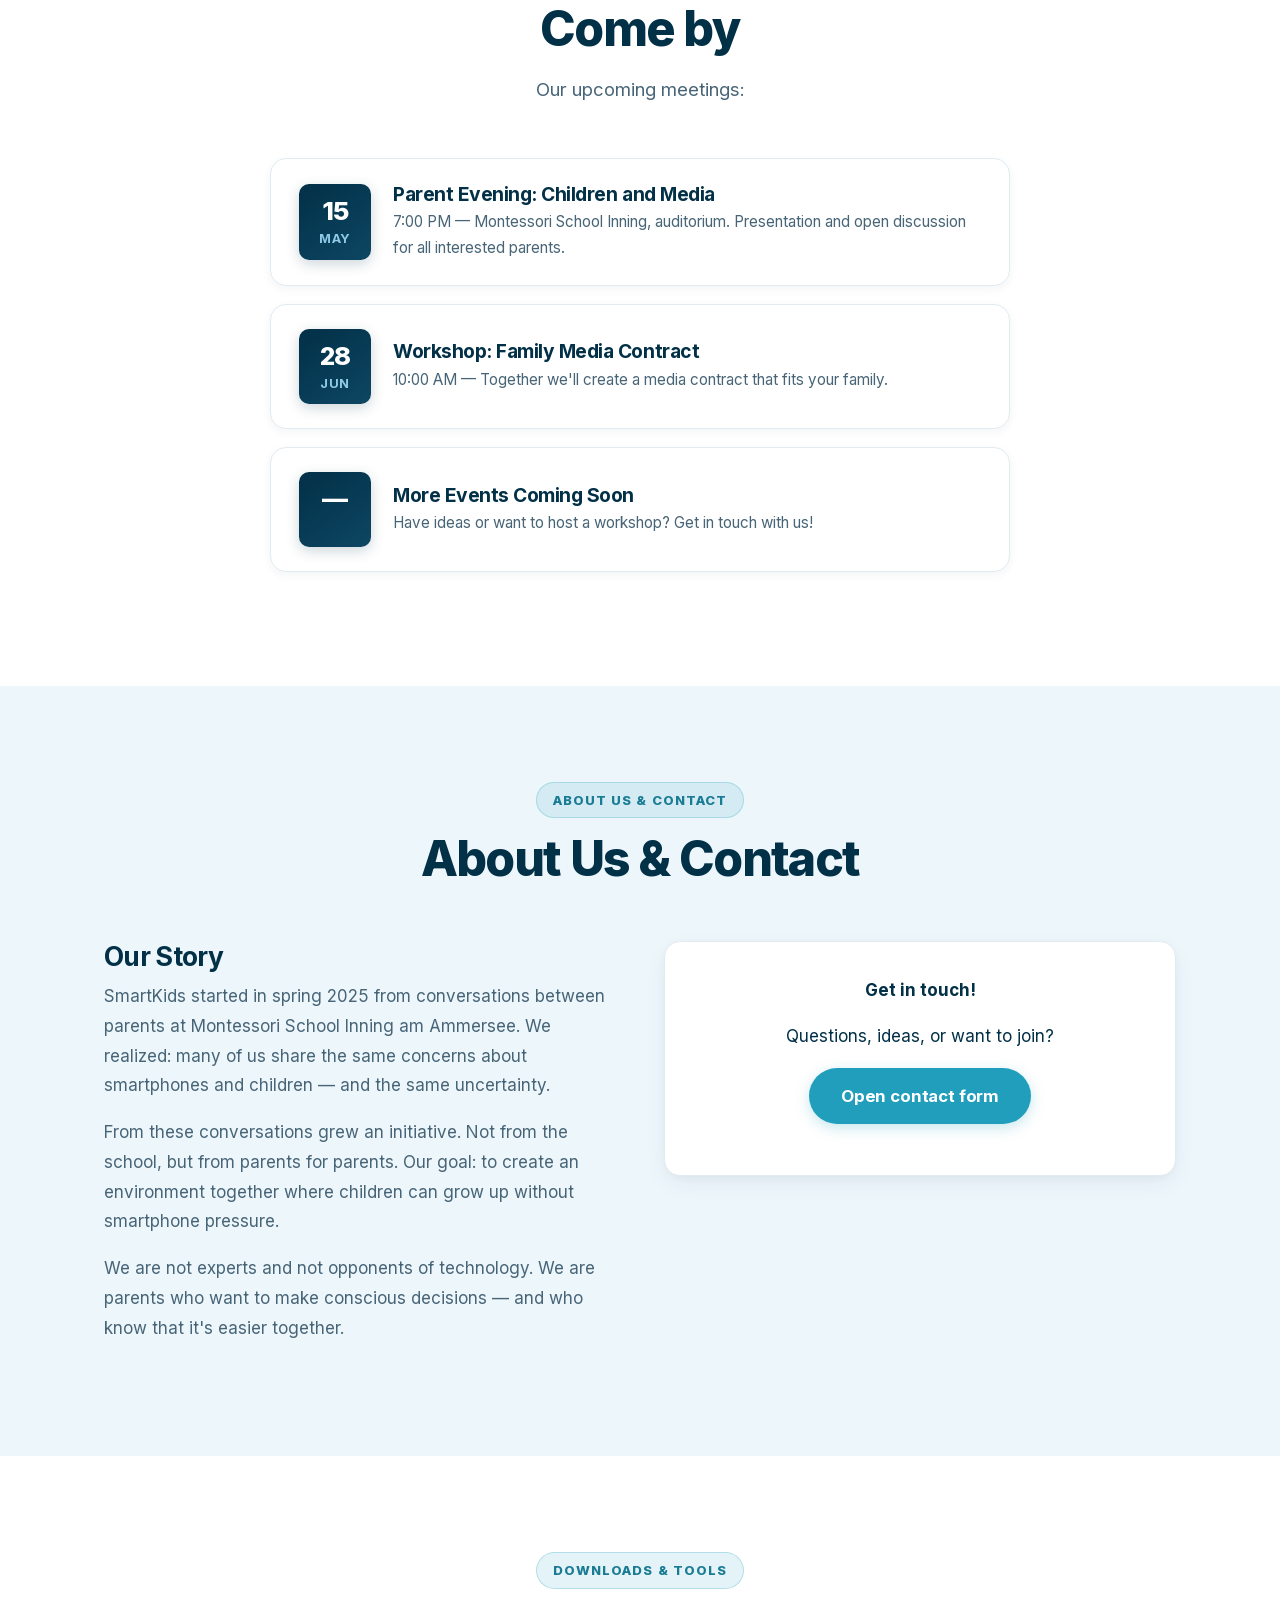
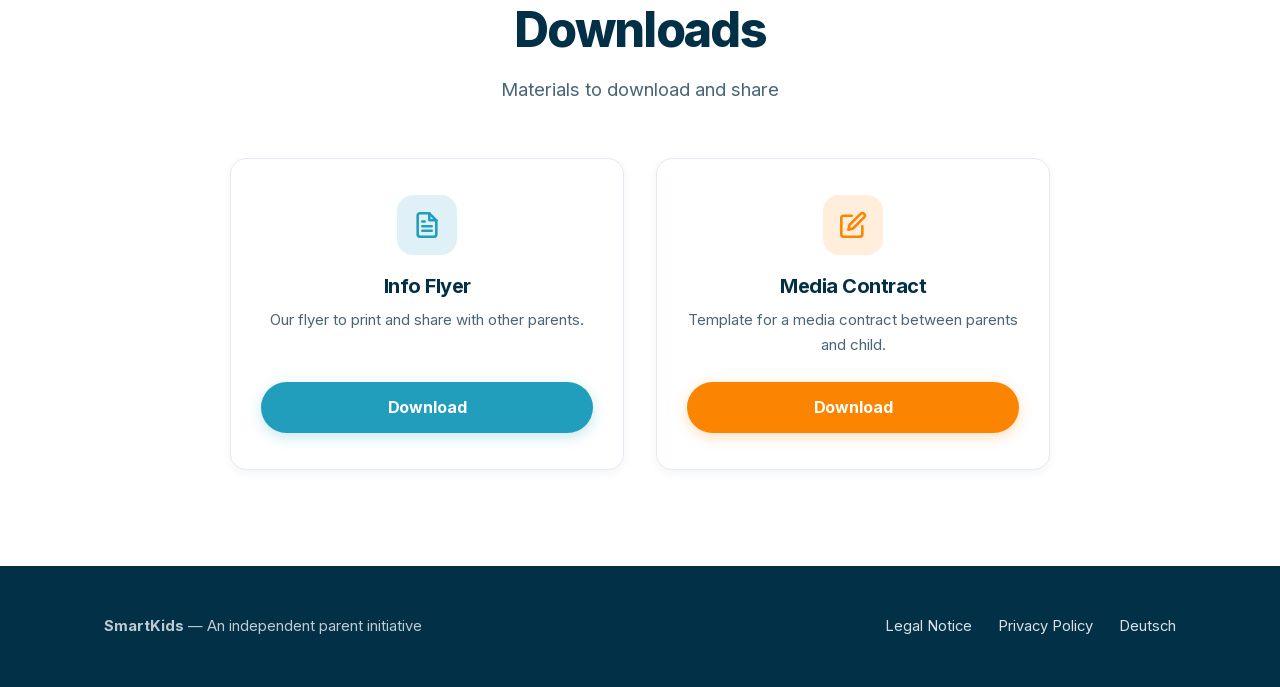
<file: en.html>
<!DOCTYPE html>
<html lang="en">
<head>
  <meta charset="UTF-8">
  <meta name="viewport" content="width=device-width, initial-scale=1.0">
  <title>SmartKids — Together for a Smartphone-Free Childhood</title>
  <meta name="description" content="SmartKids is an independent parent initiative promoting conscious smartphone decisions for children. Inning am Ammersee.">
  <meta property="og:title" content="SmartKids — Together for a Smartphone-Free Childhood">
  <meta property="og:description" content="An independent parent initiative for conscious media decisions.">
  <meta property="og:image" content="https://smartkidsmontis.netlify.app/img/hero-smart.jpg">
  <meta property="og:url" content="https://smartkidsmontis.netlify.app/en.html">
  <meta property="og:type" content="website">
  <meta property="og:locale" content="en_US">
  <link rel="icon" href="img/favicon.svg" type="image/svg+xml">
  <link rel="preload" href="fonts/inter-v20-latin.woff2" as="font" type="font/woff2" crossorigin>
  <link rel="stylesheet" href="css/style.css">
  <link rel="preload" href="data/klassen.json" as="fetch" crossorigin>
  <script async src="https://tally.so/widgets/embed.js"></script>
</head>
<body>

  <!-- Navigation -->
  <nav class="navbar">
    <div class="container">
      <a href="en.html" class="nav-brand"><img src="img/logo.svg" alt="SmartKids"></a>
      <button class="nav-toggle" aria-label="Open menu">
        <span></span><span></span><span></span>
      </button>
      <ul class="nav-links">
        <li><a href="#why">Why</a></li>
        <li><a href="#join">Join Us</a></li>
        <li><a href="#resources">Resources</a></li>
        <li><a href="#events">Come by</a></li>
        <li><a href="#contact">Contact</a></li>
        <li><a href="#downloads">Downloads</a></li>
        <li><a href="index.html" class="lang-switch">DE</a></li>
      </ul>
    </div>
  </nav>

  <!-- Hero (Edge-to-edge Banner with Overlay Heading & Content Below) -->
  <section class="hero">
    <div class="hero-banner">
      <img src="img/hero-smart.jpg" width="1376" height="768" alt="Children playing happily outdoors in nature — Childhood needs time" class="hero-banner-img" fetchpriority="high">
      <div class="hero-banner-overlay"></div>
      <div class="container hero-banner-content">
        <div class="hero-kicker">
          <svg viewBox="0 0 24 24" width="16" height="16" fill="none" stroke="currentColor" stroke-width="2.5" stroke-linecap="round" stroke-linejoin="round" aria-hidden="true"><path d="M12 22s8-4 8-10V5l-8-3-8 3v7c0 6 8 10 8 10z"/></svg>
          Parent Initiative
        </div>
        <h1>Childhood needs time — don't let it disappear into a smartphone.</h1>
      </div>
    </div>

    <div class="hero-body">
      <div class="container">
        <div class="hero-bottom-content">
          <p class="subtitle">
            We are parents at Montessori School Inning, working together to give our
            children a childhood free from smartphone pressure.
            Not against technology — but for conscious decisions.
          </p>
          <div class="hero-actions">
            <a href="#join" class="btn btn-primary">Join Us!</a>
            <a href="#why" class="btn btn-secondary-light">Learn More</a>
          </div>
          <div class="hero-trust-badges">
            <div class="trust-badge">
              <svg viewBox="0 0 24 24" width="18" height="18" fill="none" stroke="currentColor" stroke-width="2.5" stroke-linecap="round" stroke-linejoin="round" aria-hidden="true"><polyline points="20 6 9 17 4 12"/></svg>
              <span>Independent Parents</span>
            </div>
            <div class="trust-badge">
              <svg viewBox="0 0 24 24" width="18" height="18" fill="none" stroke="currentColor" stroke-width="2.5" stroke-linecap="round" stroke-linejoin="round" aria-hidden="true"><polyline points="20 6 9 17 4 12"/></svg>
              <span>Voluntary &amp; United</span>
            </div>
          </div>
        </div>
      </div>
    </div>
  </section>

  <!-- Why SmartKids -->
  <section id="why" class="section-sky">
    <div class="container">
      <div class="section-header">
        <div class="eyebrow-badge">Acting Together</div>
        <h2>Why SmartKids?</h2>
        <p>Three good reasons why we act together as parents</p>
      </div>
      <div class="cards">
        <div class="card">
          <div class="card-icon">
            <svg viewBox="0 0 24 24" aria-hidden="true"><line x1="18" y1="20" x2="18" y2="10"/><line x1="12" y1="20" x2="12" y2="4"/><line x1="6" y1="20" x2="6" y2="14"/></svg>
          </div>
          <h3>The Reality</h3>
          <p>
            More and more primary school children own a smartphone — often from age 8 or 9.
            Studies show that early smartphone use impairs concentration, sleep, and
            social development. The brain doesn't finish developing until the mid-twenties.
          </p>
        </div>
        <div class="card">
          <div class="card-icon">
            <svg viewBox="0 0 24 24" aria-hidden="true"><circle cx="12" cy="12" r="10"/><path d="M9.09 9a3 3 0 0 1 5.83 1c0 2-3 3-3 3"/></svg>
          </div>
          <h3>The Questions</h3>
          <p>
            "Everyone else has one!" — Children face enormous peer pressure.
            Parents feel alone with the decision and uncertain:
            Is it okay to say no? What if my child is excluded?
          </p>
        </div>
        <div class="card">
          <div class="card-icon">
            <svg viewBox="0 0 24 24" aria-hidden="true"><path d="M16 21v-2a4 4 0 0 0-4-4H6a4 4 0 0 0-4 4v2"/><circle cx="9" cy="7" r="4"/><path d="M22 21v-2a4 4 0 0 0-3-3.87"/><path d="M16 3.13a4 4 0 0 1 0 7.75"/></svg>
          </div>
          <h3>The Opportunity</h3>
          <p>
            Together it's easier! When many parents in a class agree,
            peer pressure disappears. Children can be children — and we parents
            support each other in making conscious media decisions.
          </p>
        </div>
      </div>
    </div>
  </section>

  <!-- Statement Banner -->
  <section class="statement-banner">
    <div class="container">
      <div class="statement-content">
        <span class="statement-kicker">Our Principle</span>
        <blockquote>“Not against technology, but finding alternatives and transitional solutions together.”</blockquote>
        <p class="statement-sub">Together, we relieve the pressure on our children and give them time to grow.</p>
      </div>
    </div>
  </section>

  <!-- Join Us -->
  <section id="join" class="section-white">
    <div class="container">
      <div class="section-header">
        <div class="eyebrow-badge">Join In</div>
        <h2>So many parents are taking part</h2>
        <p>The more families join, the easier it is for everyone. Current status:</p>
      </div>
      <div id="tracker-container"></div>
      <div class="tracker-cta">
        <p>Would you like to join too?</p>
        <a href="#tally-open=eq2M1Q&tally-layout=modal&tally-width=700" class="btn btn-secondary">Get in Touch</a>
      </div>
    </div>
  </section>

  <!-- Resources -->
  <section id="resources" class="section-sky">
    <div class="container">
      <div class="section-header">
        <div class="eyebrow-badge">Resources &amp; Support</div>
        <h2>Resources &amp; Support</h2>
        <p>Background knowledge, tips, and support for parents</p>
      </div>
      <div class="accordion">
        <div class="accordion-item">
          <button class="accordion-header">Facts &amp; Studies</button>
          <div class="accordion-body">
            <div class="accordion-body-inner">
              <p>Scientific findings on smartphone use by children:</p>
              <ul>
                <li>The WHO recommends strictly limiting screen time for children under 5.</li>
                <li>Studies link early smartphone use to concentration problems, sleep disorders, and anxiety.</li>
                <li>The brain develops into young adulthood — the prefrontal cortex (impulse control) doesn't fully mature until around age 25.</li>
                <li>The BLIKK study (2017) confirms: Excessive media use leads to developmental issues in children.</li>
              </ul>
            </div>
          </div>
        </div>
        <div class="accordion-item">
          <button class="accordion-header">Expert Recommendations</button>
          <div class="accordion-body">
            <div class="accordion-body-inner">
              <p>Experts and educators recommend:</p>
              <ul>
                <li>No personal smartphone before secondary school (many recommend: not before 14).</li>
                <li>Establish shared media rules within the family.</li>
                <li>Teach media literacy before giving a personal device.</li>
                <li>Have open conversations about online risks — without fearmongering.</li>
              </ul>
            </div>
          </div>
        </div>
        <div class="accordion-item">
          <button class="accordion-header">Smartphone Alternatives</button>
          <div class="accordion-body">
            <div class="accordion-body-inner">
              <p>Good alternatives when reachability matters:</p>
              <ul>
                <li><strong>Kids' phone:</strong> Simple phones without internet (e.g. Nokia 3310, Emporia).</li>
                <li><strong>Kids' smartwatch:</strong> GPS tracking and calls without social media (e.g. Xplora, Anio).</li>
                <li><strong>Family devices:</strong> A shared tablet at home, managed by parents.</li>
                <li><strong>Prepaid without data:</strong> SIM card for calls and texts only.</li>
              </ul>
            </div>
          </div>
        </div>
        <div class="accordion-item">
          <button class="accordion-header">Tips for Parents</button>
          <div class="accordion-body">
            <div class="accordion-body-inner">
              <ul>
                <li>Talk to other parents in your child's class — it's easier together.</li>
                <li>Explain to your child why you're waiting — not as a punishment, but out of care.</li>
                <li>Be a role model with your own smartphone use.</li>
                <li>Create alternatives: playdates, hobbies, quality time together.</li>
                <li>Agree on a "media contract" with clear rules when the time comes.</li>
              </ul>
            </div>
          </div>
        </div>
        <div class="accordion-item">
          <button class="accordion-header">Help with Conflicts</button>
          <div class="accordion-body">
            <div class="accordion-body-inner">
              <p>When things get difficult:</p>
              <ul>
                <li>Your child feels left out? Talk to the parents of their friends.</li>
                <li>Group chats becoming a problem? Inform the class teacher.</li>
                <li>Cyberbullying? Contact the school counselor or a helpline.</li>
                <li>Need someone to talk to? Write to us — we're happy to help.</li>
              </ul>
            </div>
          </div>
        </div>
      </div>
    </div>
  </section>

  <!-- Come by -->
  <section id="events" class="section-white">
    <div class="container">
      <div class="section-header">
        <div class="eyebrow-badge">Come by</div>
        <h2>Come by</h2>
        <p>Our upcoming meetings:</p>
      </div>
      <div class="events-list">
        <div class="event-card">
          <div class="event-date">
            <span class="day">15</span>
            <span class="month">May</span>
          </div>
          <div class="event-info">
            <h3>Parent Evening: Children and Media</h3>
            <p>7:00 PM — Montessori School Inning, auditorium. Presentation and open discussion for all interested parents.</p>
          </div>
        </div>
        <div class="event-card">
          <div class="event-date">
            <span class="day">28</span>
            <span class="month">Jun</span>
          </div>
          <div class="event-info">
            <h3>Workshop: Family Media Contract</h3>
            <p>10:00 AM — Together we'll create a media contract that fits your family.</p>
          </div>
        </div>
        <div class="event-card">
          <div class="event-date">
            <span class="day">—</span>
            <span class="month">&nbsp;</span>
          </div>
          <div class="event-info">
            <h3>More Events Coming Soon</h3>
            <p>Have ideas or want to host a workshop? Get in touch with us!</p>
          </div>
        </div>
      </div>
    </div>
  </section>

  <!-- About / Contact -->
  <section id="contact" class="section-sky">
    <div class="container">
      <div class="section-header">
        <div class="eyebrow-badge">About Us &amp; Contact</div>
        <h2>About Us &amp; Contact</h2>
      </div>
      <div class="about-grid">
        <div class="about-text">
          <h3>Our Story</h3>
          <p>
            SmartKids started in spring 2025 from conversations between parents
            at Montessori School Inning am Ammersee.
            We realized: many of us share the same concerns
            about smartphones and children — and the same uncertainty.
          </p>
          <p>
            From these conversations grew an initiative. Not from the school,
            but from parents for parents. Our goal: to create an environment together
            where children can grow up without smartphone pressure.
          </p>
          <p>
            We are not experts and not opponents of technology.
            We are parents who want to make conscious decisions —
            and who know that it's easier together.
          </p>
        </div>
        <div class="tally-embed">
          <p><strong>Get in touch!</strong></p>
          <p>Questions, ideas, or want to join?</p>
          <p style="margin-top:16px">
            <a href="#tally-open=eq2M1Q&tally-layout=modal&tally-width=700" class="btn btn-secondary">Open contact form</a>
          </p>
        </div>
      </div>
    </div>
  </section>

  <!-- Downloads -->
  <section id="downloads" class="section-white">
    <div class="container">
      <div class="section-header">
        <div class="eyebrow-badge">Downloads &amp; Tools</div>
        <h2>Downloads</h2>
        <p>Materials to download and share</p>
      </div>
      <div class="downloads-grid">
        <div class="download-card">
          <div class="download-icon">
            <svg viewBox="0 0 24 24" aria-hidden="true"><path d="M14 2H6a2 2 0 0 0-2 2v16a2 2 0 0 0 2 2h12a2 2 0 0 0 2-2V8z"/><polyline points="14 2 14 8 20 8"/><line x1="16" y1="13" x2="8" y2="13"/><line x1="16" y1="17" x2="8" y2="17"/><polyline points="10 9 9 9 8 9"/></svg>
          </div>
          <h3>Info Flyer</h3>
          <p>Our flyer to print and share with other parents.</p>
          <a href="downloads/flyer-smartkidsmontis.pdf" class="btn btn-primary">Download</a>
        </div>
        <div class="download-card">
          <div class="download-icon">
            <svg viewBox="0 0 24 24" aria-hidden="true"><path d="M11 4H4a2 2 0 0 0-2 2v14a2 2 0 0 0 2 2h14a2 2 0 0 0 2-2v-7"/><path d="M18.5 2.5a2.121 2.121 0 0 1 3 3L12 15l-4 1 1-4 9.5-9.5z"/></svg>
          </div>
          <h3>Media Contract</h3>
          <p>Template for a media contract between parents and child.</p>
          <a href="downloads/medienvertrag-vorlage.pdf" class="btn btn-primary">Download</a>
        </div>
      </div>
    </div>
  </section>

  <!-- Footer -->
  <footer class="footer">
    <div class="container">
      <div class="footer-inner">
        <div>
          <strong>SmartKids</strong> — An independent parent initiative
        </div>
        <ul class="footer-links">
          <li><a href="impressum.html">Legal Notice</a></li>
          <li><a href="datenschutz.html">Privacy Policy</a></li>
          <li><a href="index.html">Deutsch</a></li>
        </ul>
      </div>
    </div>
  </footer>

  <button class="back-to-top" aria-label="Scroll to top">
    <svg viewBox="0 0 24 24" fill="none" stroke="currentColor" stroke-width="2"><path d="M17 14l-5-5-5 5"/></svg>
  </button>

  <script src="js/main.js"></script>

</body>
</html>
</file>
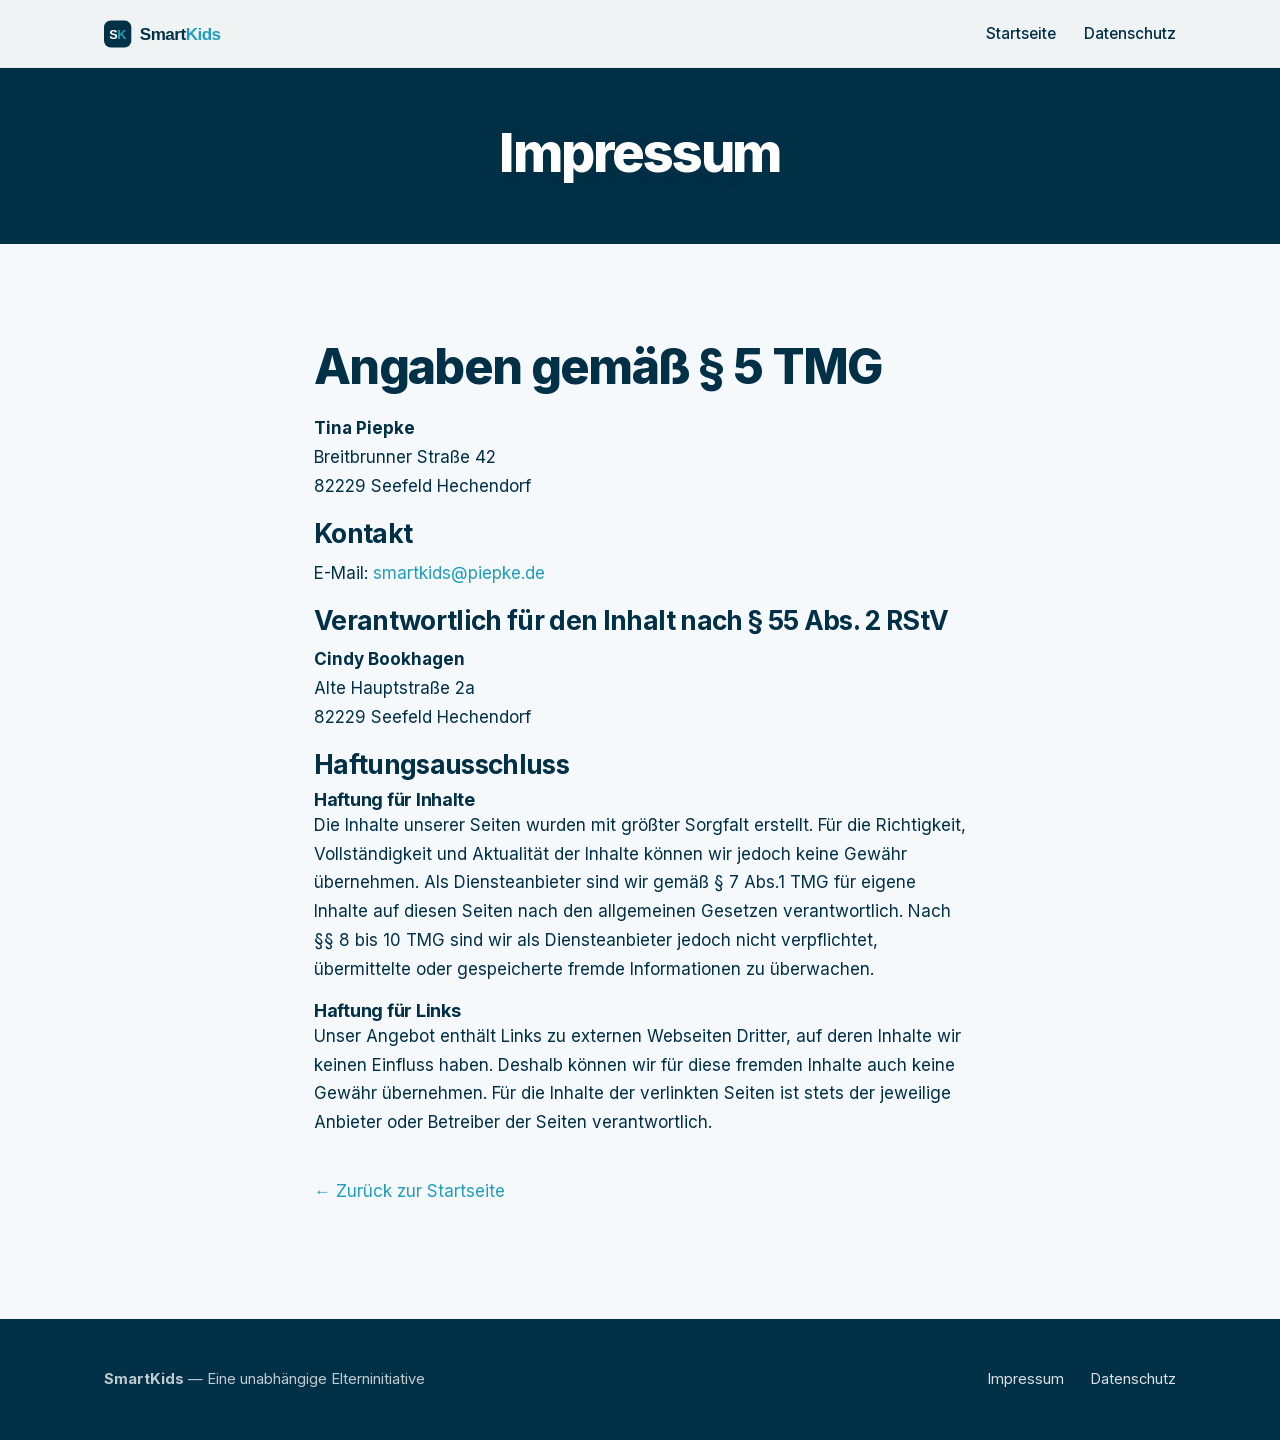
<file: impressum.html>
<!DOCTYPE html>
<html lang="de">
<head>
  <meta charset="UTF-8">
  <meta name="viewport" content="width=device-width, initial-scale=1.0">
  <title>Impressum — SmartKids</title>
  <link rel="icon" href="img/favicon.svg" type="image/svg+xml">
  <link rel="stylesheet" href="css/style.css">
</head>
<body>

  <nav class="navbar">
    <div class="container">
      <a href="index.html" class="nav-brand"><img src="img/logo.svg" alt="SmartKids"></a>
      <button class="nav-toggle" aria-label="Menü öffnen">
        <span></span><span></span><span></span>
      </button>
      <ul class="nav-links">
        <li><a href="index.html">Startseite</a></li>
        <li><a href="datenschutz.html">Datenschutz</a></li>
      </ul>
    </div>
  </nav>

  <section class="hero" style="padding: 120px 0 60px;">
    <div class="container">
      <h1>Impressum</h1>
    </div>
  </section>

  <section>
    <div class="container" style="max-width: 700px;">
      <h2>Angaben gemäß § 5 TMG</h2>
      <p>
        <strong>Tina Piepke</strong><br>
        Breitbrunner Straße 42<br>
        82229 Seefeld Hechendorf
      </p>

      <h3>Kontakt</h3>
      <p>
        E-Mail: <a href="mailto:smartkids@piepke.de">smartkids@piepke.de</a>
      </p>

      <h3>Verantwortlich für den Inhalt nach § 55 Abs. 2 RStV</h3>
      <p>
        <strong>Cindy Bookhagen</strong><br>
        Alte Hauptstraße 2a<br>
        82229 Seefeld Hechendorf
      </p>

      <h3>Haftungsausschluss</h3>

      <h4>Haftung für Inhalte</h4>
      <p>
        Die Inhalte unserer Seiten wurden mit größter Sorgfalt erstellt.
        Für die Richtigkeit, Vollständigkeit und Aktualität der Inhalte
        können wir jedoch keine Gewähr übernehmen. Als Diensteanbieter
        sind wir gemäß § 7 Abs.1 TMG für eigene Inhalte auf diesen Seiten
        nach den allgemeinen Gesetzen verantwortlich. Nach §§ 8 bis 10 TMG
        sind wir als Diensteanbieter jedoch nicht verpflichtet, übermittelte
        oder gespeicherte fremde Informationen zu überwachen.
      </p>

      <h4>Haftung für Links</h4>
      <p>
        Unser Angebot enthält Links zu externen Webseiten Dritter,
        auf deren Inhalte wir keinen Einfluss haben. Deshalb können wir
        für diese fremden Inhalte auch keine Gewähr übernehmen. Für die
        Inhalte der verlinkten Seiten ist stets der jeweilige Anbieter
        oder Betreiber der Seiten verantwortlich.
      </p>

      <p style="margin-top: 40px;"><a href="index.html">&larr; Zurück zur Startseite</a></p>
    </div>
  </section>

  <footer class="footer">
    <div class="container">
      <div class="footer-inner">
        <div>
          <strong>SmartKids</strong> — Eine unabhängige Elterninitiative
        </div>
        <ul class="footer-links">
          <li><a href="impressum.html">Impressum</a></li>
          <li><a href="datenschutz.html">Datenschutz</a></li>
        </ul>
      </div>
    </div>
  </footer>

  <script src="js/main.js"></script>

</body>
</html>
</file>
<file: css/style.css>
/* ===========================
   SmartKidsMontis — Design System
   =========================== */

/* --- Self-Hosted Fonts (DSGVO / GDPR compliant) --- */

/* Inter Variable (Latin-ext: German Umlaute etc.) */
@font-face {
  font-family: 'Inter';
  font-style: normal;
  font-weight: 100 900;
  font-display: swap;
  src: url('../fonts/inter-v20-latin-ext.woff2') format('woff2');
  unicode-range: U+0100-02BA, U+02BD-02C5, U+02C7-02CC, U+02CE-02D7, U+02DD-02FF, U+0304, U+0308, U+0329, U+1D00-1DBF, U+1E00-1E9F, U+1EF2-1EFF, U+2020, U+20A0-20AB, U+20AD-20C0, U+2113, U+2C60-2C7F, U+A720-A7FF;
}

/* Inter Variable (Latin standard) */
@font-face {
  font-family: 'Inter';
  font-style: normal;
  font-weight: 100 900;
  font-display: swap;
  src: url('../fonts/inter-v20-latin.woff2') format('woff2');
  unicode-range: U+0000-00FF, U+0131, U+0152-0153, U+02BB-02BC, U+02C6, U+02DA, U+02DC, U+0304, U+0308, U+0329, U+2000-206F, U+20AC, U+2122, U+2191, U+2193, U+2212, U+2215, U+FEFF, U+FFFD;
}

/* --- CSS Variables --- */
:root {
  /* ASE Palette: Refreshing Summer Fun */
  --teal-light: #8ecae6;
  --teal: #219ebc;
  --navy: #023047;
  --yellow: #ffb703;
  --orange: #fb8500;

  /* Rainbow Palette (harmonized with ASE 'Refreshing Summer Fun') */
  --rb-red: #e63946;        /* Warm, friendly coral red */
  --rb-orange: #fb8500;     /* Core ASE Orange */
  --rb-yellow: #ffb703;     /* Core ASE Yellow/Amber */
  --rb-green: #22ab65;      /* Fresh, vivid green */
  --rb-teal: #219ebc;       /* Core ASE Teal */
  --rb-blue: #8ecae6;       /* Core ASE Light Sky Blue */
  --rb-navy: #023047;       /* Core ASE Deep Navy */

  /* Extended & State Colors */
  --navy-dark: #011d2b;
  --navy-light: #083c58;
  --teal-dark: #197c94;
  --teal-soft: rgba(142, 202, 230, 0.18);
  --orange-hover: #e07700;

  /* Fresh canvas backgrounds */
  --bg-light: #f5f9fc;
  --bg-white: #ffffff;
  --text: #023047;
  --text-light: #486577;
  --border: #e1ecf2;
  --border-focus: #8ecae6;

  /* Weiche Schatten (Soft diffuse multi-layer shadows) */
  --shadow-xs: 0 1px 3px rgba(2, 48, 71, 0.04);
  --shadow-sm: 0 3px 10px rgba(2, 48, 71, 0.05);
  --shadow: 0 8px 24px -4px rgba(2, 48, 71, 0.08), 0 2px 8px -1px rgba(2, 48, 71, 0.04);
  --shadow-hover: 0 16px 36px -6px rgba(2, 48, 71, 0.12), 0 4px 12px -2px rgba(2, 48, 71, 0.05);
  --shadow-lg: 0 24px 48px -12px rgba(2, 48, 71, 0.14);
  --shadow-orange: 0 8px 24px -4px rgba(251, 133, 0, 0.4);
  --shadow-teal: 0 8px 24px -4px rgba(33, 158, 188, 0.4);

  --radius: 16px;
  --radius-sm: 10px;
  --radius-full: 9999px;
  --max-width: 1120px;
  --nav-height: 68px;
}

/* --- Reset & Base --- */
*, *::before, *::after {
  box-sizing: border-box;
  margin: 0;
  padding: 0;
}

html {
  scroll-behavior: smooth;
  scroll-padding-top: var(--nav-height);
}

body {
  font-family: 'Inter', -apple-system, BlinkMacSystemFont, 'Segoe UI', Roboto, Helvetica, Arial, sans-serif;
  font-weight: 400;
  font-size: 17px;
  line-height: 1.7;
  color: var(--text);
  background: var(--bg-light);
  -webkit-font-smoothing: antialiased;
  -moz-osx-font-smoothing: grayscale;
}

h1, h2, h3, h4 {
  font-family: 'Inter', -apple-system, BlinkMacSystemFont, 'Segoe UI', Roboto, sans-serif;
  color: var(--navy);
  line-height: 1.15;
}

h1 {
  font-size: clamp(2.6rem, 5.8vw, 4.2rem);
  font-weight: 800;
  letter-spacing: -0.04em;
  line-height: 1.08;
}

h2 {
  font-size: clamp(2.1rem, 4.2vw, 3rem);
  font-weight: 800;
  letter-spacing: -0.035em;
  line-height: 1.14;
  margin-bottom: 0.4em;
}

h3 {
  font-size: clamp(1.3rem, 2.4vw, 1.65rem);
  font-weight: 700;
  letter-spacing: -0.025em;
  margin-bottom: 0.4em;
}

h4 {
  font-size: 1.12rem;
  font-weight: 700;
  letter-spacing: -0.015em;
}

p { margin-bottom: 1em; }
a { color: var(--teal); text-decoration: none; transition: color 0.2s; }
a:hover { color: var(--navy); text-decoration: underline; }

img { max-width: 100%; height: auto; display: block; }

.container {
  width: 100%;
  max-width: var(--max-width);
  margin: 0 auto;
  padding: 0 24px;
}

/* --- Sections & Color Themes --- */
section {
  padding: 96px 0;
}

.section-sky {
  background: #edf6fb;
}

.section-white {
  background: #ffffff;
}

.section-navy {
  background: var(--navy);
  color: #ffffff;
}

.section-navy h1, .section-navy h2, .section-navy h3 {
  color: #ffffff;
}

.section-navy p {
  color: rgba(255, 255, 255, 0.85);
}

/* --- Buttons --- */
.btn {
  display: inline-flex;
  align-items: center;
  justify-content: center;
  gap: 8px;
  padding: 14px 32px;
  border-radius: var(--radius-full);
  font-family: 'Inter', sans-serif;
  font-weight: 700;
  font-size: 1.05rem;
  letter-spacing: -0.01em;
  text-decoration: none;
  cursor: pointer;
  border: none;
  transition: all 0.25s cubic-bezier(0.16, 1, 0.3, 1);
}

.btn:hover {
  text-decoration: none;
  transform: translateY(-2px);
}

.btn-primary {
  background: var(--orange);
  color: #fff;
  box-shadow: 0 4px 14px rgba(251, 133, 0, 0.25);
}

.btn-primary:hover {
  background: var(--orange-hover);
  color: #fff;
  box-shadow: var(--shadow-orange);
}

.btn-secondary {
  background: var(--teal);
  color: #fff;
  box-shadow: 0 4px 14px rgba(33, 158, 188, 0.25);
}

.btn-secondary:hover {
  background: var(--teal-dark);
  color: #fff;
  box-shadow: var(--shadow-teal);
}

.btn-outline {
  background: transparent;
  color: var(--teal);
  border: 2px solid var(--teal);
}

.btn-outline:hover {
  background: var(--teal);
  color: #fff;
  box-shadow: var(--shadow-teal);
}

/* --- Navigation --- */
.navbar {
  position: fixed;
  top: 0;
  left: 0;
  width: 100%;
  height: var(--nav-height);
  background: rgba(255, 255, 255, 0.94);
  backdrop-filter: blur(12px);
  -webkit-backdrop-filter: blur(12px);
  border-bottom: 1px solid rgba(2, 48, 71, 0.06);
  box-shadow: 0 4px 20px rgba(2, 48, 71, 0.04);
  z-index: 1000;
  display: flex;
  align-items: center;
  transition: background 0.3s;
}

.navbar .container {
  display: flex;
  align-items: center;
  justify-content: space-between;
}

.nav-brand {
  text-decoration: none;
  display: flex;
  align-items: center;
}

.nav-brand img {
  height: 34px;
  width: auto;
}

.nav-links {
  display: flex;
  list-style: none;
  gap: 28px;
  align-items: center;
}

.nav-links a {
  color: var(--navy);
  font-size: 0.96rem;
  font-weight: 500;
  text-decoration: none;
  transition: color 0.2s;
  position: relative;
}

.nav-links a:hover,
.nav-links a.active {
  color: var(--teal);
  text-decoration: none;
}

.lang-switch {
  background: rgba(142, 202, 230, 0.22);
  padding: 6px 14px;
  border-radius: var(--radius-full);
  font-size: 0.85rem;
  font-weight: 700;
  color: var(--navy);
  transition: all 0.2s;
}

.lang-switch:hover {
  background: var(--teal);
  color: #fff;
  text-decoration: none;
}

/* Hamburger */
.nav-toggle {
  display: none;
  background: none;
  border: none;
  cursor: pointer;
  padding: 8px;
}

.nav-toggle span {
  display: block;
  width: 24px;
  height: 2px;
  background: var(--navy);
  margin: 6px 0;
  transition: transform 0.3s, opacity 0.3s;
  border-radius: 2px;
}

.nav-toggle.active span:nth-child(1) {
  transform: rotate(45deg) translate(5px, 6px);
}

.nav-toggle.active span:nth-child(2) {
  opacity: 0;
}

.nav-toggle.active span:nth-child(3) {
  transform: rotate(-45deg) translate(5px, -6px);
}

/* --- Hero (Edge-to-edge Banner with Content Below) --- */
.hero {
  padding: var(--nav-height, 70px) 0 0;
  background: var(--navy);
  color: #fff;
  position: relative;
  overflow: hidden;
  text-align: center;
}

section.hero {
  background: var(--navy);
}

/* Edge-to-edge narrow hero banner */
.hero-banner {
  width: 100%;
  position: relative;
  overflow: hidden;
  height: clamp(340px, 36vw, 440px);
  min-height: 320px;
  display: flex;
  align-items: center;
  justify-content: center;
}

.hero-banner-img {
  position: absolute;
  inset: 0;
  width: 100%;
  height: 100%;
  object-fit: cover;
  object-position: center 30%;
  z-index: 1;
}

.hero-banner-overlay {
  position: absolute;
  inset: 0;
  background: linear-gradient(180deg, rgba(2, 48, 71, 0.12) 0%, rgba(2, 48, 71, 0.38) 100%);
  z-index: 2;
  pointer-events: none;
}

.hero-banner-content {
  position: relative;
  z-index: 3;
  max-width: 960px;
  margin: 0 auto;
  padding: 24px 20px;
  text-align: center;
}

.hero-kicker {
  display: inline-flex;
  align-items: center;
  gap: 8px;
  background: rgba(2, 48, 71, 0.45);
  border: 1px solid rgba(142, 202, 230, 0.5);
  color: var(--teal-light);
  font-family: 'Inter', sans-serif;
  font-size: 0.84rem;
  font-weight: 800;
  letter-spacing: 0.08em;
  text-transform: uppercase;
  padding: 6px 20px;
  border-radius: var(--radius-full);
  margin-bottom: 20px;
  backdrop-filter: blur(8px);
  -webkit-backdrop-filter: blur(8px);
  box-shadow: 0 2px 10px rgba(0, 0, 0, 0.15);
}

.hero h1 {
  font-family: 'Inter', -apple-system, BlinkMacSystemFont, 'Segoe UI', Roboto, sans-serif;
  color: #fff;
  font-size: clamp(2.1rem, 4.4vw, 3.4rem);
  font-weight: 800;
  line-height: 1.18;
  letter-spacing: -0.04em;
  margin-bottom: 0;
  text-shadow: 0 2px 12px rgba(2, 48, 71, 0.65);
}

/* Content below banner on blue ground */
.hero-body {
  background: linear-gradient(180deg, #023047 0%, #043853 60%, #074363 100%);
  padding: 52px 0 68px;
  position: relative;
  z-index: 2;
}

.hero-bottom-content {
  max-width: 780px;
  margin: 0 auto;
  text-align: center;
}

.hero .subtitle {
  font-family: 'Inter', -apple-system, BlinkMacSystemFont, 'Segoe UI', Roboto, sans-serif;
  font-size: 1.18rem;
  line-height: 1.7;
  color: rgba(255, 255, 255, 0.94);
  margin: 0 auto 32px;
  font-weight: 400;
  max-width: 680px;
}

.hero-actions {
  display: flex;
  gap: 16px;
  flex-wrap: wrap;
  align-items: center;
  justify-content: center;
  margin-bottom: 32px;
}

.btn-secondary-light {
  display: inline-flex;
  align-items: center;
  justify-content: center;
  gap: 8px;
  padding: 14px 28px;
  border-radius: var(--radius-full);
  font-family: 'Inter', sans-serif;
  font-weight: 700;
  font-size: 1.05rem;
  background: rgba(255, 255, 255, 0.12);
  color: #fff;
  border: 1px solid rgba(255, 255, 255, 0.3);
  backdrop-filter: blur(8px);
  -webkit-backdrop-filter: blur(8px);
  text-decoration: none;
  cursor: pointer;
  transition: all 0.25s cubic-bezier(0.16, 1, 0.3, 1);
}

.btn-secondary-light:hover {
  background: rgba(255, 255, 255, 0.22);
  color: #fff;
  text-decoration: none;
  transform: translateY(-2px);
  box-shadow: 0 8px 20px rgba(0, 0, 0, 0.2);
}

.hero-trust-badges {
  display: flex;
  gap: 28px;
  flex-wrap: wrap;
  align-items: center;
  justify-content: center;
  font-size: 0.92rem;
  color: rgba(255, 255, 255, 0.88);
}

.trust-badge {
  display: inline-flex;
  align-items: center;
  gap: 8px;
  font-weight: 600;
}

.trust-badge svg {
  color: var(--teal-light);
  flex-shrink: 0;
}

/* --- Back to Top --- */
.back-to-top {
  position: fixed;
  bottom: 32px;
  right: 32px;
  width: 48px;
  height: 48px;
  background: var(--teal);
  color: #fff;
  border: none;
  border-radius: 50%;
  cursor: pointer;
  display: flex;
  align-items: center;
  justify-content: center;
  box-shadow: var(--shadow-teal);
  opacity: 0;
  visibility: hidden;
  transition: opacity 0.3s, visibility 0.3s, transform 0.25s, background 0.2s;
  z-index: 900;
}

.back-to-top.visible {
  opacity: 1;
  visibility: visible;
}

.back-to-top:hover {
  background: var(--teal-dark);
  transform: translateY(-3px);
  box-shadow: 0 10px 24px -2px rgba(33, 158, 188, 0.5);
}

.back-to-top svg {
  width: 22px;
  height: 22px;
}

/* --- Eyebrow Badges & Section Headers --- */
.eyebrow-badge {
  display: inline-flex;
  align-items: center;
  gap: 6px;
  background: rgba(33, 158, 188, 0.12);
  border: 1px solid rgba(33, 158, 188, 0.25);
  color: var(--teal-dark);
  font-family: 'Inter', sans-serif;
  font-size: 0.82rem;
  font-weight: 800;
  letter-spacing: 0.08em;
  text-transform: uppercase;
  padding: 6px 16px;
  border-radius: var(--radius-full);
  margin-bottom: 14px;
}

.section-header {
  text-align: center;
  margin-bottom: 54px;
}

.section-header h2 {
  color: var(--navy);
  margin-bottom: 0.35em;
}

.section-header p {
  color: var(--text-light);
  max-width: 640px;
  margin: 0 auto;
  font-size: 1.15rem;
  line-height: 1.65;
}

/* --- Statement Banner (SmarterStart-Style Manifesto) --- */
.statement-banner {
  padding: 88px 0;
  background: linear-gradient(135deg, #ffb703 0%, #ffa500 100%);
  color: #023047;
  text-align: center;
  position: relative;
  box-shadow: inset 0 2px 10px rgba(0, 0, 0, 0.04);
}

.statement-content {
  max-width: 860px;
  margin: 0 auto;
}

.statement-kicker {
  display: inline-block;
  font-size: 0.82rem;
  font-weight: 800;
  letter-spacing: 0.1em;
  text-transform: uppercase;
  background: rgba(2, 48, 71, 0.12);
  padding: 6px 16px;
  border-radius: var(--radius-full);
  margin-bottom: 20px;
  color: #023047;
}

.statement-banner blockquote {
  font-family: 'Inter', sans-serif;
  font-size: clamp(1.9rem, 4.2vw, 2.9rem);
  font-weight: 800;
  line-height: 1.22;
  letter-spacing: -0.035em;
  color: #023047;
  margin-bottom: 18px;
}

.statement-sub {
  font-size: 1.2rem;
  font-weight: 500;
  line-height: 1.65;
  color: rgba(2, 48, 71, 0.85);
  max-width: 640px;
  margin: 0 auto;
}

/* --- Cards Grid --- */
.cards {
  display: grid;
  grid-template-columns: repeat(3, 1fr);
  gap: 28px;
}

.card {
  background: var(--bg-white);
  border: 1px solid var(--border);
  border-radius: var(--radius);
  padding: 38px 30px;
  box-shadow: var(--shadow);
  transition: transform 0.25s cubic-bezier(0.16, 1, 0.3, 1), box-shadow 0.25s cubic-bezier(0.16, 1, 0.3, 1), border-color 0.25s ease;
  display: flex;
  flex-direction: column;
}

.card:hover {
  transform: translateY(-4px);
  box-shadow: var(--shadow-hover);
  border-color: rgba(142, 202, 230, 0.6);
}

.card-icon {
  width: 58px;
  height: 58px;
  border-radius: 16px;
  background: rgba(33, 158, 188, 0.12);
  display: flex;
  align-items: center;
  justify-content: center;
  margin-bottom: 22px;
  transition: transform 0.25s ease, background-color 0.25s ease;
}

.card:hover .card-icon {
  transform: scale(1.06);
  background: rgba(33, 158, 188, 0.2);
}

.card-icon svg {
  width: 28px;
  height: 28px;
  stroke: currentColor;
  stroke-width: 2.2;
  fill: none;
  stroke-linecap: round;
  stroke-linejoin: round;
}

/* 3 distinct palette colors for Warum cards */
.card:nth-child(1) .card-icon {
  background: rgba(33, 158, 188, 0.14);
}
.card:nth-child(1) .card-icon svg {
  color: #219ebc;
}
.card:nth-child(1):hover .card-icon {
  background: rgba(33, 158, 188, 0.24);
}

.card:nth-child(2) .card-icon {
  background: rgba(255, 183, 3, 0.18);
}
.card:nth-child(2) .card-icon svg {
  color: #d99200;
}
.card:nth-child(2):hover .card-icon {
  background: rgba(255, 183, 3, 0.28);
}

.card:nth-child(3) .card-icon {
  background: rgba(251, 133, 0, 0.14);
}
.card:nth-child(3) .card-icon svg {
  color: #fb8500;
}
.card:nth-child(3):hover .card-icon {
  background: rgba(251, 133, 0, 0.24);
}

.card h3 {
  color: var(--navy);
  font-size: 1.35rem;
  font-weight: 700;
  margin-bottom: 12px;
}

.card p {
  color: var(--text-light);
  font-size: 0.98rem;
  line-height: 1.65;
}

/* on even (white) sections, cards need subtle background / shadow distinction */
section:nth-child(even) .card {
  background: var(--bg-white);
  border-color: var(--border);
}

/* --- Participation Tracker (3 Distinct Color Stages: P1 Teal, P2 Amber, Sek Orange) --- */
.tracker-stage {
  border-radius: 24px;
  padding: 28px 24px 32px;
  margin-bottom: 38px;
  box-shadow: 0 4px 20px rgba(2, 48, 71, 0.04);
  transition: transform 0.25s ease, box-shadow 0.25s ease;
}

.tracker-stage:last-child {
  margin-bottom: 0;
}

/* Stage Header Layout */
.tracker-stage-header {
  margin-bottom: 24px;
  display: flex;
  align-items: center;
  justify-content: center;
}

.tracker-stage-badge {
  display: inline-flex;
  align-items: center;
  gap: 12px;
  padding: 8px 22px 8px 10px;
  border-radius: var(--radius-full);
  box-shadow: 0 2px 8px rgba(2, 48, 71, 0.04);
}

.tracker-stage-icon {
  width: 36px;
  height: 36px;
  border-radius: 50%;
  display: inline-flex;
  align-items: center;
  justify-content: center;
  flex-shrink: 0;
  box-shadow: 0 2px 6px rgba(0, 0, 0, 0.12);
}

.tracker-stage-title {
  font-family: 'Inter', sans-serif;
  font-size: clamp(1.2rem, 2.2vw, 1.45rem);
  font-weight: 800;
  letter-spacing: -0.02em;
  margin: 0;
  line-height: 1.2;
}

/* Stage 1: Primarstufe 1 - Teal Theme */
.tracker-stage-teal {
  background: rgba(33, 158, 188, 0.05);
  border: 1.5px solid rgba(33, 158, 188, 0.25);
}

.tracker-stage-teal .tracker-stage-badge {
  background: rgba(33, 158, 188, 0.12);
  border: 1.5px solid rgba(33, 158, 188, 0.35);
}

.tracker-stage-teal .tracker-stage-icon {
  background: var(--teal);
  color: #fff;
}

.tracker-stage-teal .tracker-stage-title {
  color: var(--navy);
}

.tracker-stage-teal .tracker-item-square {
  border-top: 3.5px solid var(--teal);
}

.tracker-stage-teal .tracker-item-square:hover {
  border-color: var(--teal);
  box-shadow: 0 12px 30px rgba(33, 158, 188, 0.16);
}

.tracker-stage-teal .tracker-class-dot {
  background: var(--teal);
}

.tracker-stage-teal .tracker-class-pill {
  background: rgba(33, 158, 188, 0.08);
  border-color: rgba(33, 158, 188, 0.35);
}

/* Stage 2: Primarstufe 2 - Amber / Warm Gold Theme */
.tracker-stage-amber {
  background: rgba(255, 183, 3, 0.06);
  border: 1.5px solid rgba(255, 183, 3, 0.32);
}

.tracker-stage-amber .tracker-stage-badge {
  background: rgba(255, 183, 3, 0.16);
  border: 1.5px solid rgba(255, 183, 3, 0.45);
}

.tracker-stage-amber .tracker-stage-icon {
  background: #d99200;
  color: #fff;
}

.tracker-stage-amber .tracker-stage-title {
  color: var(--navy);
}

.tracker-stage-amber .tracker-item-square {
  border-top: 3.5px solid #ffb703;
}

.tracker-stage-amber .tracker-item-square:hover {
  border-color: #ffb703;
  box-shadow: 0 12px 30px rgba(255, 183, 3, 0.2);
}

.tracker-stage-amber .tracker-class-dot {
  background: #d99200;
}

.tracker-stage-amber .tracker-class-pill {
  background: rgba(255, 183, 3, 0.1);
  border-color: rgba(255, 183, 3, 0.4);
}

/* Stage 3: Sekundarstufe - Orange Theme */
.tracker-stage-orange {
  background: rgba(251, 133, 0, 0.05);
  border: 1.5px solid rgba(251, 133, 0, 0.25);
}

.tracker-stage-orange .tracker-stage-badge {
  background: rgba(251, 133, 0, 0.12);
  border: 1.5px solid rgba(251, 133, 0, 0.35);
}

.tracker-stage-orange .tracker-stage-icon {
  background: var(--orange);
  color: #fff;
}

.tracker-stage-orange .tracker-stage-title {
  color: var(--navy);
}

.tracker-stage-orange .tracker-item-square {
  border-top: 3.5px solid var(--orange);
}

.tracker-stage-orange .tracker-item-square:hover {
  border-color: var(--orange);
  box-shadow: 0 12px 30px rgba(251, 133, 0, 0.18);
}

.tracker-stage-orange .tracker-class-dot {
  background: var(--orange);
}

.tracker-stage-orange .tracker-class-pill {
  background: rgba(251, 133, 0, 0.08);
  border-color: rgba(251, 133, 0, 0.35);
}

.tracker-grid {
  display: flex;
  flex-wrap: wrap;
  justify-content: center;
  align-items: stretch;
  gap: 22px;
  width: 100%;
}

.tracker-item-square {
  flex: 0 1 230px;
  width: 230px;
  max-width: 100%;
  aspect-ratio: 1 / 1;
  min-height: 220px;
  background: var(--bg-white);
  border: 1px solid var(--border);
  border-radius: var(--radius);
  padding: 24px 16px;
  box-shadow: var(--shadow-sm);
  display: flex;
  flex-direction: column;
  align-items: center;
  justify-content: center;
  gap: 16px;
  text-align: center;
  box-sizing: border-box;
  overflow: hidden;
  transition: transform 0.25s cubic-bezier(0.16, 1, 0.3, 1), box-shadow 0.25s cubic-bezier(0.16, 1, 0.3, 1), border-color 0.25s ease;
}

@media (hover: hover) {
  .tracker-item-square:hover {
    transform: translateY(-4px);
    box-shadow: var(--shadow-hover);
    border-color: rgba(142, 202, 230, 0.8);
  }

  .tracker-item-square:hover .tracker-class-pill {
    background: #e2f0f7;
    border-color: var(--teal);
    transform: translateY(-1px);
  }
}

.tracker-class-pill {
  display: inline-flex;
  align-items: center;
  justify-content: center;
  gap: 8px;
  background: #edf6fb;
  border: 1px solid rgba(142, 202, 230, 0.6);
  border-radius: var(--radius-full);
  padding: 6px 14px;
  max-width: 100%;
  box-shadow: 0 1px 3px rgba(2, 48, 71, 0.04);
  transition: all 0.25s cubic-bezier(0.16, 1, 0.3, 1);
}

.tracker-class-dot {
  width: 7px;
  height: 7px;
  border-radius: 50%;
  background: var(--teal);
  flex-shrink: 0;
}

.tracker-class-name {
  font-family: 'Inter', sans-serif;
  font-size: 0.88rem;
  font-weight: 800;
  color: var(--navy);
  letter-spacing: -0.01em;
  line-height: 1.2;
  margin: 0;
  white-space: nowrap;
  overflow: hidden;
  text-overflow: ellipsis;
}

.tracker-circle-container {
  position: relative;
  width: 96px;
  height: 96px;
  margin: 6px 0;
  flex-shrink: 0;
  display: flex;
  align-items: center;
  justify-content: center;
}

.tracker-ring {
  transform: rotate(-90deg);
  width: 100%;
  height: 100%;
}

.tracker-ring-bg {
  fill: none;
  stroke: rgba(142, 202, 230, 0.22);
  stroke-width: 8;
}

.tracker-ring-fill {
  fill: none;
  stroke-width: 8;
  stroke-linecap: round;
  transition: stroke-dashoffset 0.8s cubic-bezier(0.16, 1, 0.3, 1);
}

/* Color beams (Rainbow palette derived):
   0-30%: Roter Trackerstrahl (var(--rb-red, #e63946))
   31-69%: Oranger Trackerstrahl (var(--rb-orange, #fb8500))
   70-100%: Grüner Trackerstrahl (var(--rb-green, #22ab65)) */
.tracker-ring-fill.red {
  stroke: var(--rb-red, #e63946);
}

.tracker-ring-fill.orange {
  stroke: var(--rb-orange, #fb8500);
}

.tracker-ring-fill.green {
  stroke: var(--rb-green, #22ab65);
}

/* Fallbacks / Legacy */
.tracker-ring-fill.yellow {
  stroke: var(--rb-yellow, #ffb703);
}

.tracker-ring-fill.blue {
  stroke: var(--rb-blue, #8ecae6);
}

.tracker-pct-center {
  position: absolute;
  inset: 0;
  display: flex;
  align-items: center;
  justify-content: center;
  pointer-events: none;
}

.tracker-pct-number {
  font-family: 'Inter', sans-serif;
  font-size: 1.35rem;
  font-weight: 800;
  color: var(--navy);
  letter-spacing: -0.03em;
  line-height: 1;
}

.tracker-pct-sign {
  font-family: 'Inter', sans-serif;
  font-size: 0.75rem;
  font-weight: 700;
  color: var(--text-light);
  margin-left: 1px;
  margin-top: -3px;
}

.tracker-badge {
  display: inline-flex;
  align-items: center;
  gap: 6px;
  background: var(--bg-light);
  border: 1px solid var(--border);
  padding: 5px 12px;
  border-radius: var(--radius-full);
  font-size: 0.84rem;
  color: var(--text-light);
  width: fit-content;
}

.tracker-count {
  font-weight: 700;
  color: var(--navy);
}

.tracker-unit {
  font-weight: 500;
}

.tracker-group-title {
  font-size: 1.3rem;
  font-weight: 800;
  color: var(--navy);
  letter-spacing: -0.025em;
  margin-top: 38px;
  margin-bottom: 18px;
  padding-bottom: 10px;
  border-bottom: 2px solid rgba(142, 202, 230, 0.4);
  display: flex;
  align-items: center;
  gap: 8px;
}

.tracker-group-title:first-of-type {
  margin-top: 0;
}

.tracker-cta {
  text-align: center;
  margin-top: 36px;
}

/* --- Accordion (Wissen & Hilfe) --- */
.accordion {
  max-width: 800px;
  margin: 0 auto;
}

.accordion-item {
  background: var(--bg-white);
  border: 1px solid var(--border);
  border-radius: var(--radius-sm);
  margin-bottom: 14px;
  box-shadow: var(--shadow-sm);
  overflow: hidden;
  transition: box-shadow 0.25s ease, border-color 0.25s ease;
}

.accordion-item:hover {
  box-shadow: var(--shadow);
  border-color: rgba(142, 202, 230, 0.5);
}

section:nth-child(even) .accordion-item {
  background: var(--bg-white);
}

.accordion-header {
  width: 100%;
  background: none;
  border: none;
  padding: 20px 26px;
  font-family: 'Inter', sans-serif;
  font-weight: 700;
  font-size: 1.1rem;
  letter-spacing: -0.015em;
  color: var(--navy);
  text-align: left;
  cursor: pointer;
  display: flex;
  justify-content: space-between;
  align-items: center;
  transition: color 0.2s;
}

.accordion-header:hover {
  color: var(--teal);
}

.accordion-header::after {
  content: '+';
  font-size: 1.4rem;
  font-weight: 400;
  color: var(--teal);
  transition: transform 0.3s;
  line-height: 1;
}

.accordion-item.open .accordion-header::after {
  content: '−';
}

.accordion-body {
  max-height: 0;
  overflow: hidden;
  transition: max-height 0.35s ease;
}

.accordion-body-inner {
  padding: 0 26px 22px;
  color: var(--text-light);
  font-size: 0.98rem;
  line-height: 1.7;
}

.accordion-body-inner ul {
  margin: 10px 0;
  padding-left: 20px;
}

.accordion-body-inner li {
  margin-bottom: 8px;
}

/* --- Events --- */
.events-list {
  max-width: 740px;
  margin: 0 auto;
}

.event-card {
  display: flex;
  gap: 22px;
  align-items: center;
  background: var(--bg-white);
  border: 1px solid var(--border);
  border-radius: var(--radius);
  padding: 24px 28px;
  margin-bottom: 18px;
  box-shadow: var(--shadow-sm);
  transition: transform 0.25s cubic-bezier(0.16, 1, 0.3, 1), box-shadow 0.25s cubic-bezier(0.16, 1, 0.3, 1), border-color 0.25s ease;
}

.event-card:hover {
  transform: translateY(-2px);
  box-shadow: var(--shadow);
  border-color: rgba(142, 202, 230, 0.5);
}

section:nth-child(even) .event-card {
  background: var(--bg-white);
}

.event-date {
  min-width: 72px;
  text-align: center;
  background: linear-gradient(145deg, var(--navy) 0%, #0d4663 100%);
  color: #fff;
  border-radius: var(--radius-sm);
  padding: 12px 10px;
  font-family: 'Inter', sans-serif;
  line-height: 1.2;
  box-shadow: 0 4px 14px rgba(2, 48, 71, 0.2);
}

.event-date .day {
  font-size: 1.6rem;
  font-weight: 800;
  display: block;
  letter-spacing: -0.03em;
}

.event-date .month {
  font-size: 0.8rem;
  font-weight: 700;
  text-transform: uppercase;
  color: var(--teal-light);
  letter-spacing: 0.04em;
}

.event-info h3 {
  font-size: 1.2rem;
  font-weight: 700;
  margin-bottom: 4px;
  color: var(--navy);
}

.event-info p {
  color: var(--text-light);
  font-size: 0.95rem;
  margin-bottom: 0;
}

/* --- About / Contact --- */
.about-grid {
  display: grid;
  grid-template-columns: 1fr 1fr;
  gap: 48px;
  align-items: start;
}

.about-text p {
  color: var(--text-light);
  line-height: 1.75;
}

.tally-embed {
  background: var(--bg-white);
  border: 1px solid var(--border);
  border-radius: var(--radius);
  padding: 34px 30px;
  box-shadow: var(--shadow);
  text-align: center;
}

section:nth-child(even) .tally-embed {
  background: var(--bg-white);
}

.tally-placeholder {
  text-align: center;
  color: var(--text-light);
}

/* --- Downloads (2 Cards Grid) --- */
.downloads-grid {
  display: grid;
  grid-template-columns: repeat(2, 1fr);
  gap: 32px;
  max-width: 820px;
  margin: 0 auto;
}

.download-card {
  background: var(--bg-white);
  border: 1px solid var(--border);
  border-radius: var(--radius);
  padding: 36px 30px;
  text-align: center;
  box-shadow: var(--shadow-sm);
  transition: transform 0.25s cubic-bezier(0.16, 1, 0.3, 1), box-shadow 0.25s cubic-bezier(0.16, 1, 0.3, 1), border-color 0.25s ease;
  display: flex;
  flex-direction: column;
  align-items: center;
}

section:nth-child(even) .download-card {
  background: var(--bg-white);
}

.download-card:hover {
  transform: translateY(-3px);
  box-shadow: var(--shadow);
  border-color: rgba(142, 202, 230, 0.5);
}

.download-icon {
  width: 60px;
  height: 60px;
  border-radius: 16px;
  display: flex;
  align-items: center;
  justify-content: center;
  margin-bottom: 20px;
  transition: transform 0.25s ease, background-color 0.25s ease;
}

.download-card:hover .download-icon {
  transform: scale(1.06);
}

.download-icon svg {
  width: 28px;
  height: 28px;
  stroke: currentColor;
  stroke-width: 2.2;
  fill: none;
  stroke-linecap: round;
  stroke-linejoin: round;
}

/* Card 1: Info-Flyer (Teal Icon & Teal Button) */
.download-card:nth-child(1) .download-icon {
  background: rgba(33, 158, 188, 0.14);
}
.download-card:nth-child(1) .download-icon svg {
  color: #219ebc;
}
.download-card:nth-child(1):hover .download-icon {
  background: rgba(33, 158, 188, 0.24);
}
.download-card:nth-child(1) .btn {
  background: var(--teal);
  color: #fff;
  box-shadow: 0 4px 14px rgba(33, 158, 188, 0.25);
}
.download-card:nth-child(1) .btn:hover {
  background: var(--teal-dark);
  box-shadow: var(--shadow-teal);
}

/* Card 2: Medienvertrag (Orange Icon & Orange Button) */
.download-card:nth-child(2) .download-icon {
  background: rgba(251, 133, 0, 0.14);
}
.download-card:nth-child(2) .download-icon svg {
  color: #fb8500;
}
.download-card:nth-child(2):hover .download-icon {
  background: rgba(251, 133, 0, 0.24);
}
.download-card:nth-child(2) .btn {
  background: var(--orange);
  color: #fff;
  box-shadow: 0 4px 14px rgba(251, 133, 0, 0.25);
}
.download-card:nth-child(2) .btn:hover {
  background: var(--orange-hover);
  box-shadow: var(--shadow-orange);
}

.download-card h3 {
  font-size: 1.25rem;
  font-weight: 700;
  color: var(--navy);
  margin-bottom: 10px;
}

.download-card p {
  color: var(--text-light);
  font-size: 0.94rem;
  line-height: 1.65;
  margin-bottom: 24px;
  flex-grow: 1;
}

.download-card .btn {
  padding: 12px 28px;
  font-size: 1rem;
  width: 100%;
}

/* --- Footer --- */
.footer {
  background: var(--navy);
  color: rgba(255, 255, 255, 0.75);
  padding: 48px 0;
  font-size: 0.92rem;
}

.footer-inner {
  display: flex;
  justify-content: space-between;
  align-items: center;
  flex-wrap: wrap;
  gap: 18px;
}

.footer a {
  color: rgba(255, 255, 255, 0.85);
  transition: color 0.2s;
}

.footer a:hover {
  color: var(--yellow);
  text-decoration: none;
}

.footer-links {
  display: flex;
  gap: 26px;
  list-style: none;
}

/* --- Responsive --- */
@media (max-width: 900px) {
  .hero-banner {
    height: clamp(300px, 44vw, 380px);
  }

  .cards {
    grid-template-columns: 1fr;
    gap: 22px;
  }

  .tracker-grid {
    gap: 20px;
  }

  .tracker-item-square {
    flex: 0 1 210px;
    width: 210px;
    min-height: 210px;
  }

  .about-grid {
    grid-template-columns: 1fr;
    gap: 36px;
  }

  h1 { font-size: 2.2rem; }
  h2 { font-size: 1.75rem; }
}

@media (max-width: 768px) {
  .nav-toggle {
    display: block;
  }

  .nav-links {
    display: none;
    position: absolute;
    top: var(--nav-height);
    left: 0;
    width: 100%;
    background: var(--bg-white);
    flex-direction: column;
    padding: 18px 24px;
    gap: 0;
    box-shadow: 0 12px 32px rgba(2, 48, 71, 0.1);
    border-bottom: 1px solid var(--border);
  }

  .nav-links.open {
    display: flex;
  }

  .nav-links li {
    padding: 12px 0;
    border-bottom: 1px solid var(--border);
  }

  .nav-links li:last-child {
    border-bottom: none;
  }

  .hero {
    padding: var(--nav-height, 70px) 0 0;
  }

  .hero-body {
    padding: 38px 0 52px;
  }

  .tracker-stage {
    padding: 22px 18px 26px;
    border-radius: 20px;
    margin-bottom: 28px;
  }

  .tracker-grid {
    gap: 16px;
  }

  .tracker-item-square {
    flex: 0 1 190px;
    width: 190px;
    min-height: 190px;
    padding: 20px 12px;
    gap: 12px;
  }

  .tracker-circle-container {
    width: 86px;
    height: 86px;
    margin: 4px 0;
  }

  section {
    padding: 64px 0;
  }

  .downloads-grid {
    grid-template-columns: 1fr;
  }

  .event-card {
    flex-direction: column;
    align-items: flex-start;
    gap: 14px;
  }

  .footer-inner {
    flex-direction: column;
    text-align: center;
  }

  .footer-links {
    justify-content: center;
  }
}

@media (max-width: 640px) {
  .hero-trust-badges {
    flex-direction: column;
    align-items: center;
    gap: 10px;
  }

  .hero-actions {
    flex-direction: column;
    width: 100%;
  }

  .hero-actions .btn {
    width: 100%;
  }

  .tracker-stage {
    padding: 20px 16px 24px;
    border-radius: 18px;
    margin-bottom: 24px;
  }

  .tracker-stage-header {
    margin-bottom: 18px;
    justify-content: center;
  }

  .tracker-stage-badge {
    padding: 6px 18px 6px 8px;
    gap: 10px;
    max-width: 100%;
  }

  .tracker-stage-icon {
    width: 32px;
    height: 32px;
  }

  .tracker-stage-icon svg {
    width: 17px;
    height: 17px;
  }

  .tracker-stage-title {
    font-size: 1.15rem;
  }

  .tracker-grid {
    display: flex;
    flex-direction: column;
    align-items: center;
    gap: 16px;
    width: 100%;
  }

  .tracker-item-square {
    flex: 0 0 auto;
    width: 100%;
    max-width: 270px;
    aspect-ratio: 1 / 1;
    min-height: 240px;
    padding: 22px 16px;
    gap: 14px;
    border-radius: 18px;
  }

  .tracker-class-pill {
    padding: 6px 14px;
    gap: 8px;
    max-width: 90%;
  }

  .tracker-class-dot {
    width: 7px;
    height: 7px;
  }

  .tracker-class-name {
    font-size: 0.92rem;
    max-width: 100%;
  }

  .tracker-circle-container {
    width: 92px;
    height: 92px;
    margin: 4px 0;
  }

  .tracker-pct-number {
    font-size: 1.3rem;
  }

  .tracker-pct-sign {
    font-size: 0.78rem;
  }

  .tracker-cta {
    margin-top: 28px;
  }

  .tracker-cta .btn {
    width: 100%;
    max-width: 320px;
  }
}

@media (max-width: 360px) {
  .tracker-stage {
    padding: 16px 10px 20px;
    border-radius: 14px;
    margin-bottom: 18px;
  }

  .tracker-grid {
    gap: 14px;
  }

  .tracker-stage-badge {
    padding: 5px 14px 5px 6px;
    gap: 8px;
  }

  .tracker-stage-icon {
    width: 28px;
    height: 28px;
  }

  .tracker-stage-icon svg {
    width: 15px;
    height: 15px;
  }

  .tracker-stage-title {
    font-size: 1.05rem;
  }

  .tracker-item-square {
    max-width: 240px;
    min-height: 215px;
    padding: 18px 12px;
    gap: 12px;
  }

  .tracker-class-pill {
    padding: 5px 10px;
    gap: 6px;
  }

  .tracker-class-dot {
    width: 5px;
    height: 5px;
  }

  .tracker-class-name {
    font-size: 0.84rem;
  }

  .tracker-circle-container {
    width: 80px;
    height: 80px;
  }

  .tracker-pct-number {
    font-size: 1.18rem;
  }

  .tracker-pct-sign {
    font-size: 0.7rem;
  }
}
</file>
